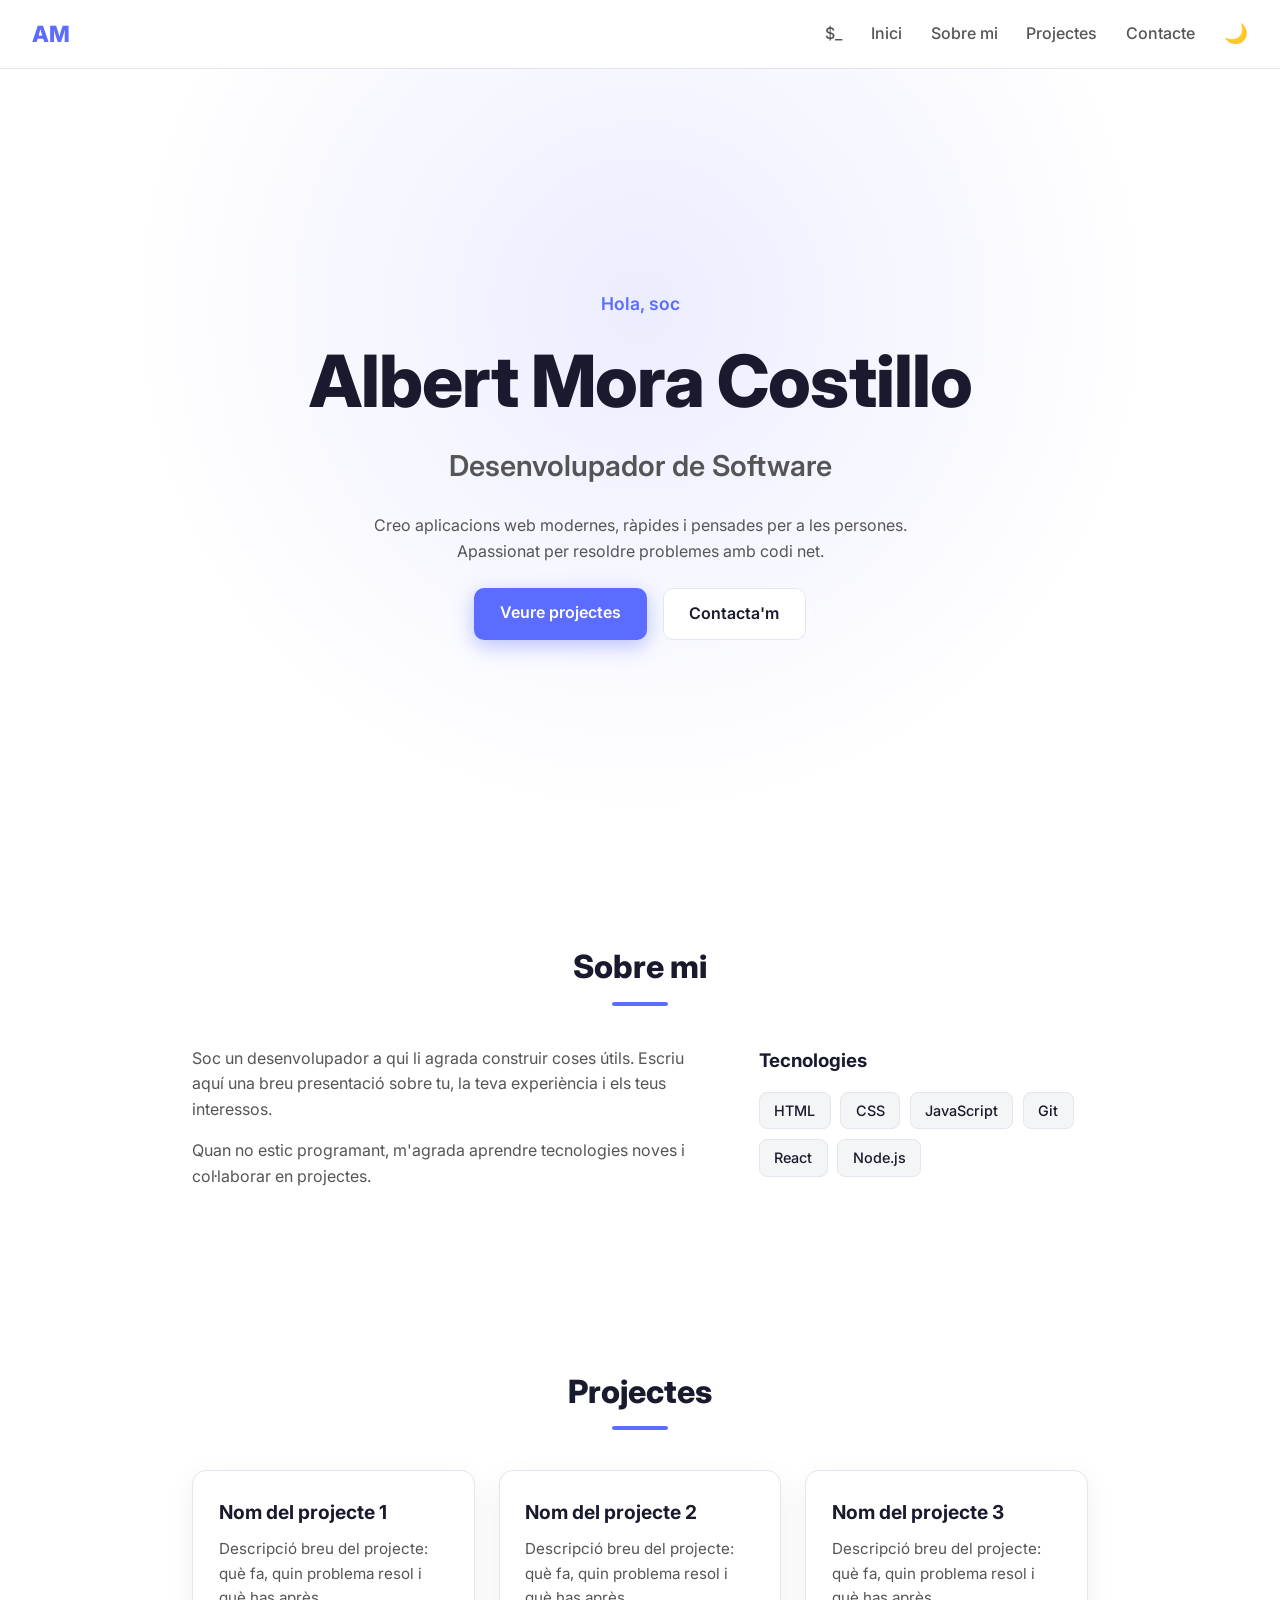
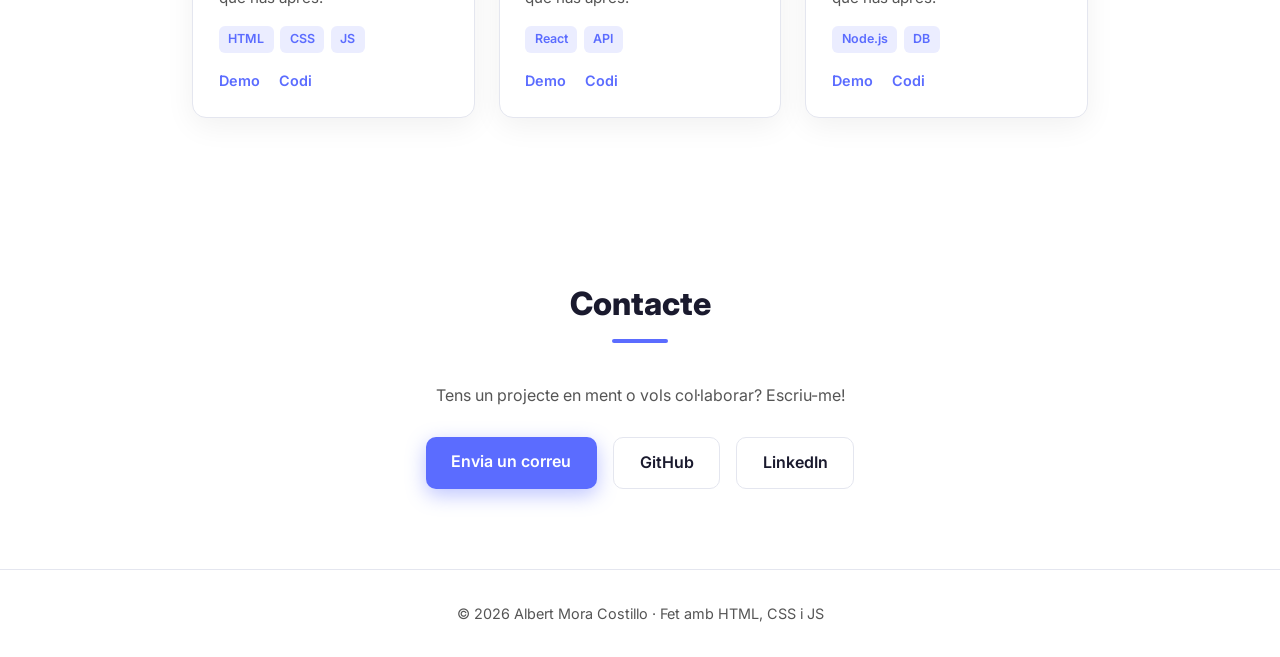
<file: gui.html>
<!DOCTYPE html>
<html lang="ca">
<head>
  <meta charset="UTF-8" />
  <meta name="viewport" content="width=device-width, initial-scale=1.0" />
  <title>Albert Mora · Portfolio</title>
  <meta name="description" content="Portfolio d'Albert Mora Costillo — desenvolupador de software." />
  <link rel="preconnect" href="https://fonts.googleapis.com" />
  <link rel="preconnect" href="https://fonts.gstatic.com" crossorigin />
  <link href="https://fonts.googleapis.com/css2?family=Inter:wght@400;500;600;700;800&display=swap" rel="stylesheet" />
  <link rel="stylesheet" href="styles.css" />
</head>
<body>
  <!-- ===== Navegació ===== -->
  <header class="nav">
    <a href="#inici" class="nav__logo">AM</a>
    <button class="nav__toggle" aria-label="Obrir menú" aria-expanded="false">
      <span></span><span></span><span></span>
    </button>
    <nav class="nav__menu">
      <a href="index.html" title="Mode terminal">$_</a>
      <a href="#inici">Inici</a>
      <a href="#sobre-mi">Sobre mi</a>
      <a href="#projectes">Projectes</a>
      <a href="#contacte">Contacte</a>
      <button class="theme-toggle" aria-label="Canviar tema">🌙</button>
    </nav>
  </header>

  <main>
    <!-- ===== Hero ===== -->
    <section id="inici" class="hero">
      <p class="hero__greeting">Hola, soc</p>
      <h1 class="hero__name">Albert Mora Costillo</h1>
      <h2 class="hero__role">Desenvolupador de Software</h2>
      <p class="hero__intro">
        Creo aplicacions web modernes, ràpides i pensades per a les persones.
        Apassionat per resoldre problemes amb codi net.
      </p>
      <div class="hero__actions">
        <a href="#projectes" class="btn btn--primary">Veure projectes</a>
        <a href="#contacte" class="btn btn--ghost">Contacta'm</a>
      </div>
    </section>

    <!-- ===== Sobre mi ===== -->
    <section id="sobre-mi" class="section">
      <h2 class="section__title">Sobre mi</h2>
      <div class="about">
        <div class="about__text">
          <p>
            Soc un desenvolupador a qui li agrada construir coses útils.
            <!-- Edita aquest text per explicar la teva trajectòria, què t'agrada i què busques. -->
            Escriu aquí una breu presentació sobre tu, la teva experiència i els teus interessos.
          </p>
          <p>
            Quan no estic programant, m'agrada aprendre tecnologies noves i col·laborar en projectes.
          </p>
        </div>
        <div class="about__skills">
          <h3>Tecnologies</h3>
          <ul class="skills">
            <li>HTML</li>
            <li>CSS</li>
            <li>JavaScript</li>
            <li>Git</li>
            <li>React</li>
            <li>Node.js</li>
          </ul>
        </div>
      </div>
    </section>

    <!-- ===== Projectes ===== -->
    <section id="projectes" class="section">
      <h2 class="section__title">Projectes</h2>
      <div class="projects">
        <article class="card">
          <h3 class="card__title">Nom del projecte 1</h3>
          <p class="card__desc">
            Descripció breu del projecte: què fa, quin problema resol i què has après.
          </p>
          <ul class="card__tags">
            <li>HTML</li><li>CSS</li><li>JS</li>
          </ul>
          <div class="card__links">
            <a href="#" target="_blank" rel="noopener">Demo</a>
            <a href="#" target="_blank" rel="noopener">Codi</a>
          </div>
        </article>

        <article class="card">
          <h3 class="card__title">Nom del projecte 2</h3>
          <p class="card__desc">
            Descripció breu del projecte: què fa, quin problema resol i què has après.
          </p>
          <ul class="card__tags">
            <li>React</li><li>API</li>
          </ul>
          <div class="card__links">
            <a href="#" target="_blank" rel="noopener">Demo</a>
            <a href="#" target="_blank" rel="noopener">Codi</a>
          </div>
        </article>

        <article class="card">
          <h3 class="card__title">Nom del projecte 3</h3>
          <p class="card__desc">
            Descripció breu del projecte: què fa, quin problema resol i què has après.
          </p>
          <ul class="card__tags">
            <li>Node.js</li><li>DB</li>
          </ul>
          <div class="card__links">
            <a href="#" target="_blank" rel="noopener">Demo</a>
            <a href="#" target="_blank" rel="noopener">Codi</a>
          </div>
        </article>
      </div>
    </section>

    <!-- ===== Contacte ===== -->
    <section id="contacte" class="section section--contact">
      <h2 class="section__title">Contacte</h2>
      <p>Tens un projecte en ment o vols col·laborar? Escriu-me!</p>
      <div class="contact__links">
        <a href="mailto:carlos@softdevarts.com" class="btn btn--primary">Envia un correu</a>
        <a href="https://github.com/albertm49" target="_blank" rel="noopener" class="btn btn--ghost">GitHub</a>
        <a href="#" target="_blank" rel="noopener" class="btn btn--ghost">LinkedIn</a>
      </div>
    </section>
  </main>

  <footer class="footer">
    <p>© <span id="year"></span> Albert Mora Costillo · Fet amb HTML, CSS i JS</p>
  </footer>

  <script src="script.js"></script>
</body>
</html>
</file>
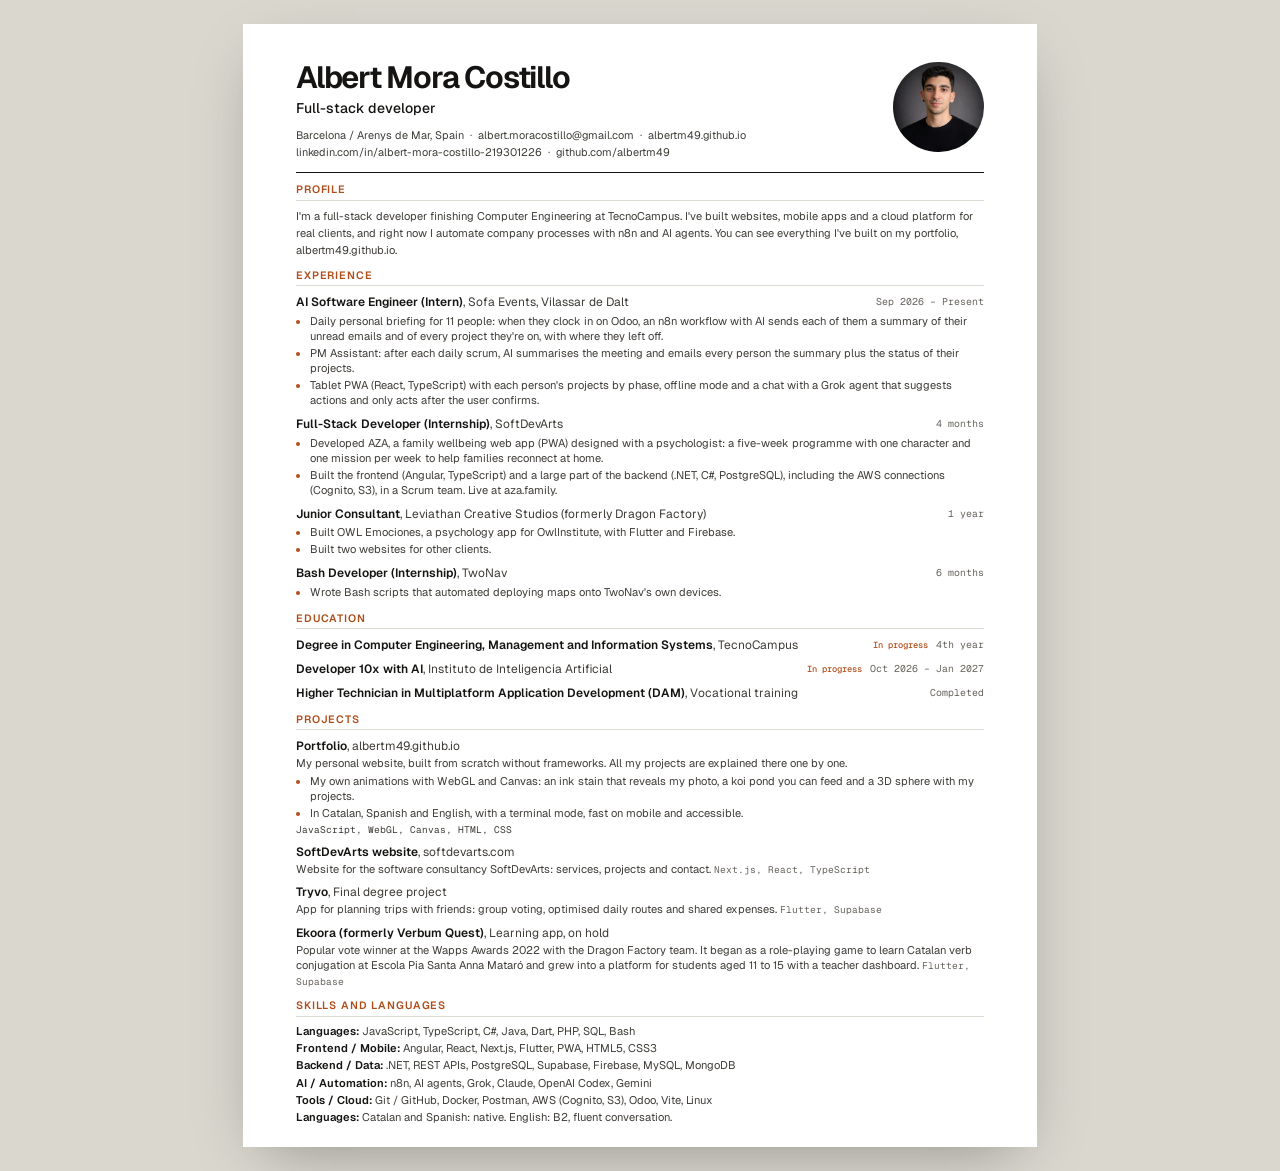
<file: cv/cv.html>
<!doctype html>
<html lang="en">
<head>
<meta charset="utf-8" />
<meta name="viewport" content="width=device-width, initial-scale=1" />
<title>Albert Mora Costillo · CV</title>
<!-- One A4 page per language: open cv.html?lang=ca|es|en, or run build.mjs to export the three PDFs -->
<link rel="preconnect" href="https://fonts.googleapis.com" />
<link rel="preconnect" href="https://fonts.gstatic.com" crossorigin />
<link href="https://fonts.googleapis.com/css2?family=Geist:wght@400;500;600;700&family=Geist+Mono:wght@400;500&display=swap" rel="stylesheet" />
<style>
  :root {
    --paper: #FFFFFF; --ink: #151412; --soft: #3F3C37; --mute: #67635C; --line: #DEDBD3; --accent: #B04E1B;
    --f: "Geist", Arial, Helvetica, sans-serif; --mono: "Geist Mono", ui-monospace, monospace;
  }
  @page { size: A4; margin: 0; }
  * { box-sizing: border-box; }
  html, body { margin: 0; background: #DAD7CF; }
  body { font: 400 8.35pt/1.37 var(--f); color: var(--ink); -webkit-print-color-adjust: exact; print-color-adjust: exact; }
  /* single column, read top to bottom: what ATS parsers expect */
  .page { width: 210mm; height: 297mm; margin: 0 auto; background: var(--paper); padding: 10mm 14mm 6mm; display: flex; flex-direction: column; gap: 3mm; overflow: hidden; }
  @media screen { .page { margin: 24px auto; box-shadow: 0 20px 60px -20px rgba(0,0,0,.35); } }
  @media print { html, body { background: var(--paper); } }
  a { color: inherit; text-decoration: none; }

  header { display: flex; justify-content: space-between; align-items: flex-start; gap: 8mm; padding-bottom: 3mm; border-bottom: 1.5px solid var(--ink); }
  header h1 { font: 650 23pt/1 var(--f); letter-spacing: -0.04em; margin: 0; }
  header .role { font-size: 10.5pt; font-weight: 500; margin: 1.6mm 0 0; }
  header .contact { margin: 2.4mm 0 0; color: var(--soft); font-size: 8.2pt; line-height: 1.55; }
  header .contact span + span::before { content: "·"; margin: 0 1.6mm; color: var(--mute); }
  .photo { width: 24mm; height: 24mm; border-radius: 50%; object-fit: cover; flex: none; }

  h2 { font: 600 8pt/1 var(--f); letter-spacing: .08em; text-transform: uppercase; color: var(--accent); margin: 0 0 2mm; padding-bottom: 1.3mm; border-bottom: 1px solid var(--line); }
  .summary { margin: 0; color: var(--soft); line-height: 1.5; }

  .item { margin-bottom: 2mm; break-inside: avoid; }
  .item:last-child { margin-bottom: 0; }
  .item .head { display: flex; justify-content: space-between; gap: 4mm; }
  .item h3 { font-size: 9pt; font-weight: 600; margin: 0; }
  .item h3 em { font-style: normal; font-weight: 400; color: var(--soft); }
  .item time { font: 400 7.4pt/1.7 var(--mono); color: var(--mute); white-space: nowrap; }
  .item p { margin: .4mm 0 0; color: var(--soft); }
  .item ul { margin: .8mm 0 0; padding-left: 3.6mm; color: var(--soft); }
  .item li { margin-bottom: .4mm; }
  .item li::marker { color: var(--accent); }
  .now { font: 500 6.6pt/1 var(--mono); color: var(--accent); margin-right: 2mm; }

  .skills { margin: 0; padding: 0; list-style: none; display: grid; gap: .5mm; }
  .skills b { font-weight: 600; }
  .skills li { color: var(--soft); }
  .skills li b { color: var(--ink); }
  .tags { font: 400 7.2pt/1.4 var(--mono); color: var(--mute); }
</style>
</head>
<body>
<div class="page">
  <header>
    <div>
      <h1>Albert Mora Costillo</h1>
      <p class="role" data-k="role"></p>
      <p class="contact">
        <span data-k="based"></span><span><a href="mailto:albert.moracostillo@gmail.com">albert.moracostillo@gmail.com</a></span><span><a href="https://albertm49.github.io">albertm49.github.io</a></span><br />
        <span><a href="https://linkedin.com/in/albert-mora-costillo-219301226">linkedin.com/in/albert-mora-costillo-219301226</a></span><span><a href="https://github.com/albertm49">github.com/albertm49</a></span>
      </p>
    </div>
    <img class="photo" src="photo.jpg" alt="Albert Mora Costillo" />
  </header>
  <section><h2 data-k="summaryT"></h2><p class="summary" data-k="profile"></p></section>
  <section><h2 data-k="experience"></h2><div id="jobs"></div></section>
  <section><h2 data-k="education"></h2><div id="edu"></div></section>
  <section><h2 data-k="projects"></h2><div id="proj"></div></section>
  <section><h2 data-k="skills"></h2><ul class="skills" id="stack"></ul></section>
</div>

<script>
const STACK = {
  langs: "JavaScript, TypeScript, C#, Java, Dart, PHP, SQL, Bash",
  front: "Angular, React, Next.js, Flutter, PWA, HTML5, CSS3",
  back: ".NET, REST APIs, PostgreSQL, Supabase, Firebase, MySQL, MongoDB",
  ai: "n8n, AI agents, Grok, Claude, OpenAI Codex, Gemini",
  tools: "Git / GitHub, Docker, Postman, AWS (Cognito, S3), Odoo, Vite, Linux",
};

const L = {
  en: {
    summaryT: "Profile", based: "Barcelona / Arenys de Mar, Spain", skills: "Skills and languages", education: "Education",
    experience: "Experience", projects: "Projects", now: "In progress", langsT: "Languages", langs: "Catalan and Spanish: native. English: B2, fluent conversation.",
    role: "Full-stack developer",
    profile: "I'm a full-stack developer finishing Computer Engineering at TecnoCampus. I've built websites, mobile apps and a cloud platform for real clients, and right now I automate company processes with n8n and AI agents. You can see everything I've built on my portfolio, albertm49.github.io.",
    stackL: { langs: "Languages", front: "Frontend / Mobile", back: "Backend / Data", ai: "AI / Automation", tools: "Tools / Cloud" },
    edu: [
      { t: "Degree in Computer Engineering, Management and Information Systems", s: "TecnoCampus", d: "4th year", now: true },
      { t: "Developer 10x with AI", s: "Instituto de Inteligencia Artificial", d: "Oct 2026 – Jan 2027", now: true },
      { t: "Higher Technician in Multiplatform Application Development (DAM)", s: "Vocational training", d: "Completed" },
    ],
    jobs: [
      { r: "AI Software Engineer (Intern)", c: "Sofa Events, Vilassar de Dalt", d: "Sep 2026 – Present", p: [
        "Daily personal briefing for 11 people: when they clock in on Odoo, an n8n workflow with AI sends each of them a summary of their unread emails and of every project they're on, with where they left off.",
        "PM Assistant: after each daily scrum, AI summarises the meeting and emails every person the summary plus the status of their projects.",
        "Tablet PWA (React, TypeScript) with each person's projects by phase, offline mode and a chat with a Grok agent that suggests actions and only acts after the user confirms." ] },
      { r: "Full-Stack Developer (Internship)", c: "SoftDevArts", d: "4 months", p: [
        "Developed AZA, a family wellbeing web app (PWA) designed with a psychologist: a five-week programme with one character and one mission per week to help families reconnect at home.",
        "Built the frontend (Angular, TypeScript) and a large part of the backend (.NET, C#, PostgreSQL), including the AWS connections (Cognito, S3), in a Scrum team. Live at aza.family." ] },
      { r: "Junior Consultant", c: "Leviathan Creative Studios (formerly Dragon Factory)", d: "1 year", p: [
        "Built OWL Emociones, a psychology app for OwlInstitute, with Flutter and Firebase.",
        "Built two websites for other clients." ] },
      { r: "Bash Developer (Internship)", c: "TwoNav", d: "6 months", p: [
        "Wrote Bash scripts that automated deploying maps onto TwoNav's own devices." ] },
    ],
    proj: [
      { n: "Portfolio", k: "albertm49.github.io", d: "My personal website, built from scratch without frameworks. All my projects are explained there one by one.", p: [
        "My own animations with WebGL and Canvas: an ink stain that reveals my photo, a koi pond you can feed and a 3D sphere with my projects.",
        "In Catalan, Spanish and English, with a terminal mode, fast on mobile and accessible." ], t: "JavaScript, WebGL, Canvas, HTML, CSS" },
      { n: "SoftDevArts website", k: "softdevarts.com", d: "Website for the software consultancy SoftDevArts: services, projects and contact.", t: "Next.js, React, TypeScript" },
      { n: "Tryvo", k: "Final degree project", d: "App for planning trips with friends: group voting, optimised daily routes and shared expenses.", t: "Flutter, Supabase" },
      { n: "Ekoora (formerly Verbum Quest)", k: "Learning app, on hold", d: "Popular vote winner at the Wapps Awards 2022 with the Dragon Factory team. It began as a role-playing game to learn Catalan verb conjugation at Escola Pia Santa Anna Mataró and grew into a platform for students aged 11 to 15 with a teacher dashboard.", t: "Flutter, Supabase" },
    ],
  },
  es: {
    summaryT: "Perfil", based: "Barcelona / Arenys de Mar", skills: "Conocimientos e idiomas", education: "Formación",
    experience: "Experiencia", projects: "Proyectos", now: "En curso", langsT: "Idiomas", langs: "Catalán y castellano: nativo. Inglés: B2, conversación fluida.",
    role: "Desarrollador full-stack",
    profile: "Soy desarrollador full-stack y estoy terminando Ingeniería Informática en TecnoCampus. He hecho webs, apps móviles y una plataforma en la nube para clientes reales, y ahora automatizo procesos de empresa con n8n y agentes de IA. Todo lo que he hecho está en mi portfolio, albertm49.github.io.",
    stackL: { langs: "Lenguajes", front: "Frontend / Móvil", back: "Backend / Datos", ai: "IA / Automatización", tools: "Herramientas / Cloud" },
    edu: [
      { t: "Grado en Ingeniería Informática de Gestión y Sistemas de Información", s: "TecnoCampus", d: "4º curso", now: true },
      { t: "Desarrollador 10x con IA", s: "Instituto de Inteligencia Artificial", d: "oct. 2026 – ene. 2027", now: true },
      { t: "Técnico Superior en Desarrollo de Aplicaciones Multiplataforma (DAM)", s: "Ciclo formativo de grado superior", d: "Completado" },
    ],
    jobs: [
      { r: "AI Software Engineer (prácticas)", c: "Sofa Events, Vilassar de Dalt", d: "sept. 2026 – actualidad", p: [
        "Briefing personal diario para 11 personas: al fichar en Odoo, un flujo de n8n con IA envía a cada una un resumen de sus correos sin leer y de cada proyecto en el que participa, con el punto en el que se quedó.",
        "PM Assistant: tras cada daily scrum, la IA resume la reunión y envía a cada persona un correo con el resumen y el estado de sus proyectos.",
        "PWA para tablets (React, TypeScript) con los proyectos de cada persona por fase, modo offline y un chat con un agente de Grok que propone acciones y solo actúa con confirmación del usuario." ] },
      { r: "Desarrollador Full-Stack (prácticas)", c: "SoftDevArts", d: "4 meses", p: [
        "Desarrollé AZA, una web app (PWA) de bienestar familiar diseñada con una psicóloga: un programa de cinco semanas con un personaje y una misión por semana para que las familias reconecten en casa.",
        "Hice el frontend (Angular, TypeScript) y buena parte del backend (.NET, C#, PostgreSQL), incluidas las conexiones con AWS (Cognito, S3), en un equipo Scrum. En producción en aza.family." ] },
      { r: "Consultor Junior", c: "Leviathan Creative Studios (antes Dragon Factory)", d: "1 año", p: [
        "Hice OWL Emociones, una app de psicología para OwlInstitute, con Flutter y Firebase.",
        "Hice dos webs para otros clientes." ] },
      { r: "Desarrollador Bash (prácticas)", c: "TwoNav", d: "6 meses", p: [
        "Hacía scripts en Bash que automatizaban el despliegue de mapas en los dispositivos propios de TwoNav." ] },
    ],
    proj: [
      { n: "Portfolio", k: "albertm49.github.io", d: "Mi web personal, hecha desde cero sin frameworks. Ahí están todos mis proyectos explicados uno a uno.", p: [
        "Animaciones propias con WebGL y Canvas: una mancha de tinta que revela mi foto, un estanque de carpas al que puedes dar de comer y una esfera 3D con mis proyectos.",
        "En catalán, castellano e inglés, con modo terminal, rápida en el móvil y accesible." ], t: "JavaScript, WebGL, Canvas, HTML, CSS" },
      { n: "Web de SoftDevArts", k: "softdevarts.com", d: "Web de la consultora de software SoftDevArts: servicios, proyectos y contacto.", t: "Next.js, React, TypeScript" },
      { n: "Tryvo", k: "Trabajo de Fin de Grado", d: "App para organizar viajes con amigos: votaciones en grupo, rutas optimizadas por día y gastos compartidos.", t: "Flutter, Supabase" },
      { n: "Ekoora (antes Verbum Quest)", k: "App educativa, en pausa", d: "Ganador del voto popular en los Premios Wapps 2022 con el equipo Dragon Factory. Empezó como un juego de rol para aprender a conjugar verbos en catalán en la Escola Pia Santa Anna de Mataró y creció hasta ser una plataforma para alumnos de 11 a 15 años con panel para profesores.", t: "Flutter, Supabase" },
    ],
  },
  ca: {
    summaryT: "Perfil", based: "Barcelona / Arenys de Mar", skills: "Coneixements i idiomes", education: "Formació",
    experience: "Experiència", projects: "Projectes", now: "En curs", langsT: "Idiomes", langs: "Català i castellà: natiu. Anglès: B2, conversa fluida.",
    role: "Desenvolupador full-stack",
    profile: "Sóc desenvolupador full-stack i estic acabant Enginyeria Informàtica al TecnoCampus. He fet webs, apps mòbils i una plataforma al núvol per a clients reals, i ara automatitzo processos d'empresa amb n8n i agents d'IA. Tot el que he fet és al meu portfolio, albertm49.github.io.",
    stackL: { langs: "Llenguatges", front: "Frontend / Mòbil", back: "Backend / Dades", ai: "IA / Automatització", tools: "Eines / Cloud" },
    edu: [
      { t: "Grau en Enginyeria Informàtica de Gestió i Sistemes d'Informació", s: "TecnoCampus", d: "4t curs", now: true },
      { t: "Desenvolupador 10x amb IA", s: "Instituto de Inteligencia Artificial", d: "oct. 2026 – gen. 2027", now: true },
      { t: "Tècnic Superior en Desenvolupament d'Aplicacions Multiplataforma (DAM)", s: "Cicle formatiu de grau superior", d: "Completat" },
    ],
    jobs: [
      { r: "AI Software Engineer (pràctiques)", c: "Sofa Events, Vilassar de Dalt", d: "set. 2026 – actualitat", p: [
        "Briefing personal diari per a 11 persones: quan fitxen a Odoo, un flux d'n8n amb IA envia a cadascuna un resum dels correus sense llegir i de cada projecte on participa, amb el punt on es va quedar.",
        "PM Assistant: després de cada daily scrum, la IA resumeix la reunió i envia a cada persona un correu amb el resum i l'estat dels seus projectes.",
        "PWA per a tauletes (React, TypeScript) amb els projectes de cada persona per fase, mode offline i un xat amb un agent de Grok que proposa accions i només actua amb confirmació de l'usuari." ] },
      { r: "Desenvolupador Full-Stack (pràctiques)", c: "SoftDevArts", d: "4 mesos", p: [
        "Vaig desenvolupar AZA, una web app (PWA) de benestar familiar dissenyada amb una psicòloga: un programa de cinc setmanes amb un personatge i una missió per setmana perquè les famílies reconnectin a casa.",
        "Vaig fer el frontend (Angular, TypeScript) i bona part del backend (.NET, C#, PostgreSQL), incloses les connexions amb AWS (Cognito, S3), en un equip Scrum. En producció a aza.family." ] },
      { r: "Consultor Júnior", c: "Leviathan Creative Studios (abans Dragon Factory)", d: "1 any", p: [
        "Vaig fer OWL Emocions, una app de psicologia per a OwlInstitute, amb Flutter i Firebase.",
        "Vaig fer dues webs per a altres clients." ] },
      { r: "Desenvolupador Bash (pràctiques)", c: "TwoNav", d: "6 mesos", p: [
        "Feia scripts en Bash que automatitzaven el desplegament de mapes als dispositius propis de TwoNav." ] },
    ],
    proj: [
      { n: "Portfolio", k: "albertm49.github.io", d: "La meva web personal, feta des de zero sense frameworks. Hi ha tots els meus projectes explicats un per un.", p: [
        "Animacions pròpies amb WebGL i Canvas: una taca de tinta que revela la meva foto, un estany de carpes on pots donar menjar i una esfera 3D amb els meus projectes.",
        "En català, castellà i anglès, amb mode terminal, ràpida al mòbil i accessible." ], t: "JavaScript, WebGL, Canvas, HTML, CSS" },
      { n: "Web de SoftDevArts", k: "softdevarts.com", d: "Web de la consultora de software SoftDevArts: serveis, projectes i contacte.", t: "Next.js, React, TypeScript" },
      { n: "Tryvo", k: "Treball de Fi de Grau", d: "App per organitzar viatges amb amics: votacions en grup, rutes optimitzades per dia i despeses compartides.", t: "Flutter, Supabase" },
      { n: "Ekoora (abans Verbum Quest)", k: "App educativa, en pausa", d: "Guanyador del vot popular als Premis Wapps 2022 amb l'equip Dragon Factory. Va començar com un joc de rol per aprendre a conjugar verbs en català a l'Escola Pia Santa Anna de Mataró i ha crescut fins a ser una plataforma per a alumnes d'11 a 15 anys amb panell per a professors.", t: "Flutter, Supabase" },
    ],
  },
};

const esc = (s) => String(s).replace(/[&<>"]/g, (c) => ({ "&": "&amp;", "<": "&lt;", ">": "&gt;", '"': "&quot;" }[c]));
const lang = (new URLSearchParams(location.search).get("lang") || "en").toLowerCase();
const T = L[lang] || L.en;
document.documentElement.lang = lang;
document.querySelectorAll("[data-k]").forEach((el) => { el.textContent = T[el.dataset.k]; });
const item = (title, sub, date, inner, badge = "") =>
  `<article class="item"><div class="head"><h3>${title}${sub ? `<em>, ${esc(sub)}</em>` : ""}</h3><time>${badge}${esc(date)}</time></div>${inner}</article>`;
document.getElementById("edu").innerHTML = T.edu.map((e) =>
  item(esc(e.t), e.s, e.d, "", e.now ? `<span class="now">${esc(T.now)}</span>` : "")).join("");
document.getElementById("jobs").innerHTML = T.jobs.map((j) =>
  item(esc(j.r), j.c, j.d, `<ul>${j.p.map((x) => `<li>${esc(x)}</li>`).join("")}</ul>`)).join("");
document.getElementById("stack").innerHTML = Object.keys(STACK).map((k) => `<li><b>${esc(T.stackL[k])}:</b> ${esc(STACK[k])}</li>`).join("") +
  `<li><b>${esc(T.langsT)}:</b> ${esc(T.langs)}</li>`;
document.getElementById("proj").innerHTML = T.proj.map((p) =>
  item(esc(p.n), p.k, "", `<p>${esc(p.d)}${p.p ? "" : ` <span class="tags">${esc(p.t)}</span>`}</p>` +
    (p.p ? `<ul>${p.p.map((x) => `<li>${esc(x)}</li>`).join("")}</ul><p class="tags">${esc(p.t)}</p>` : ""))).join("");
</script>
</body>
</html>
</file>
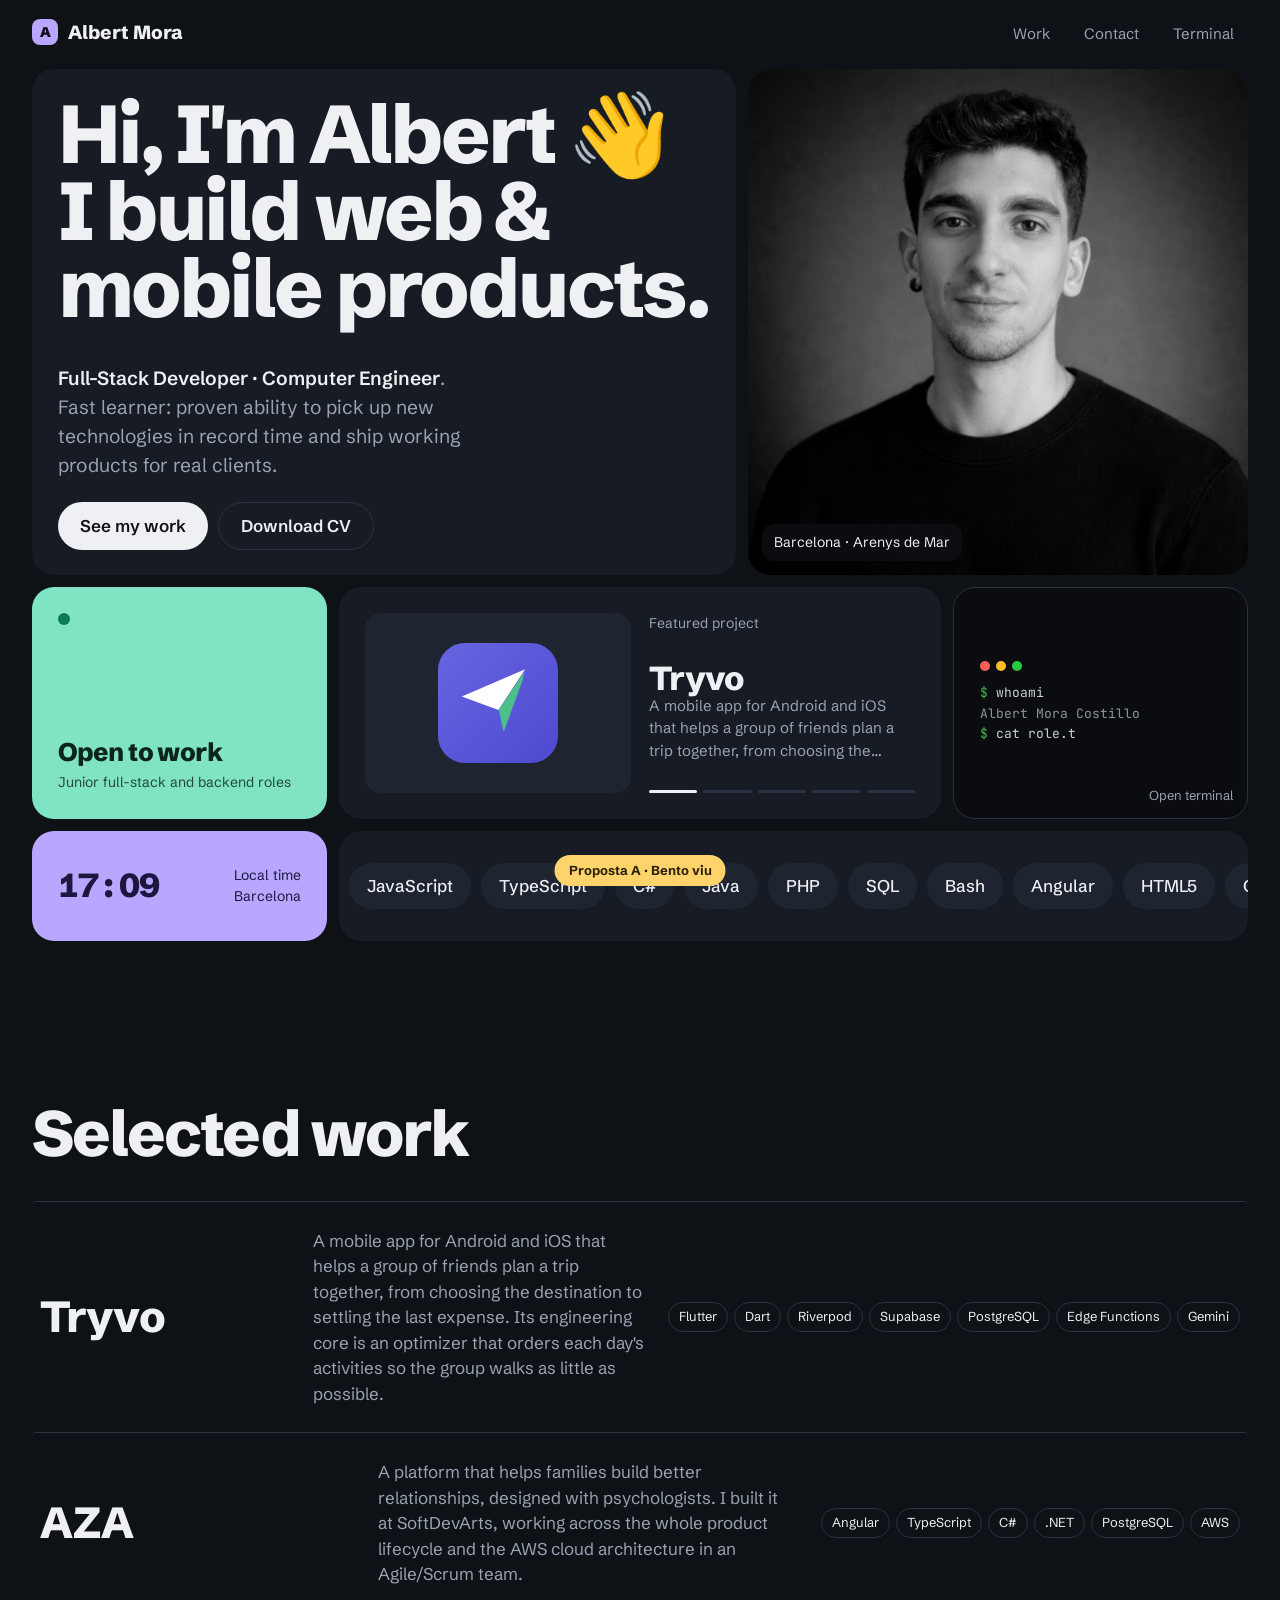
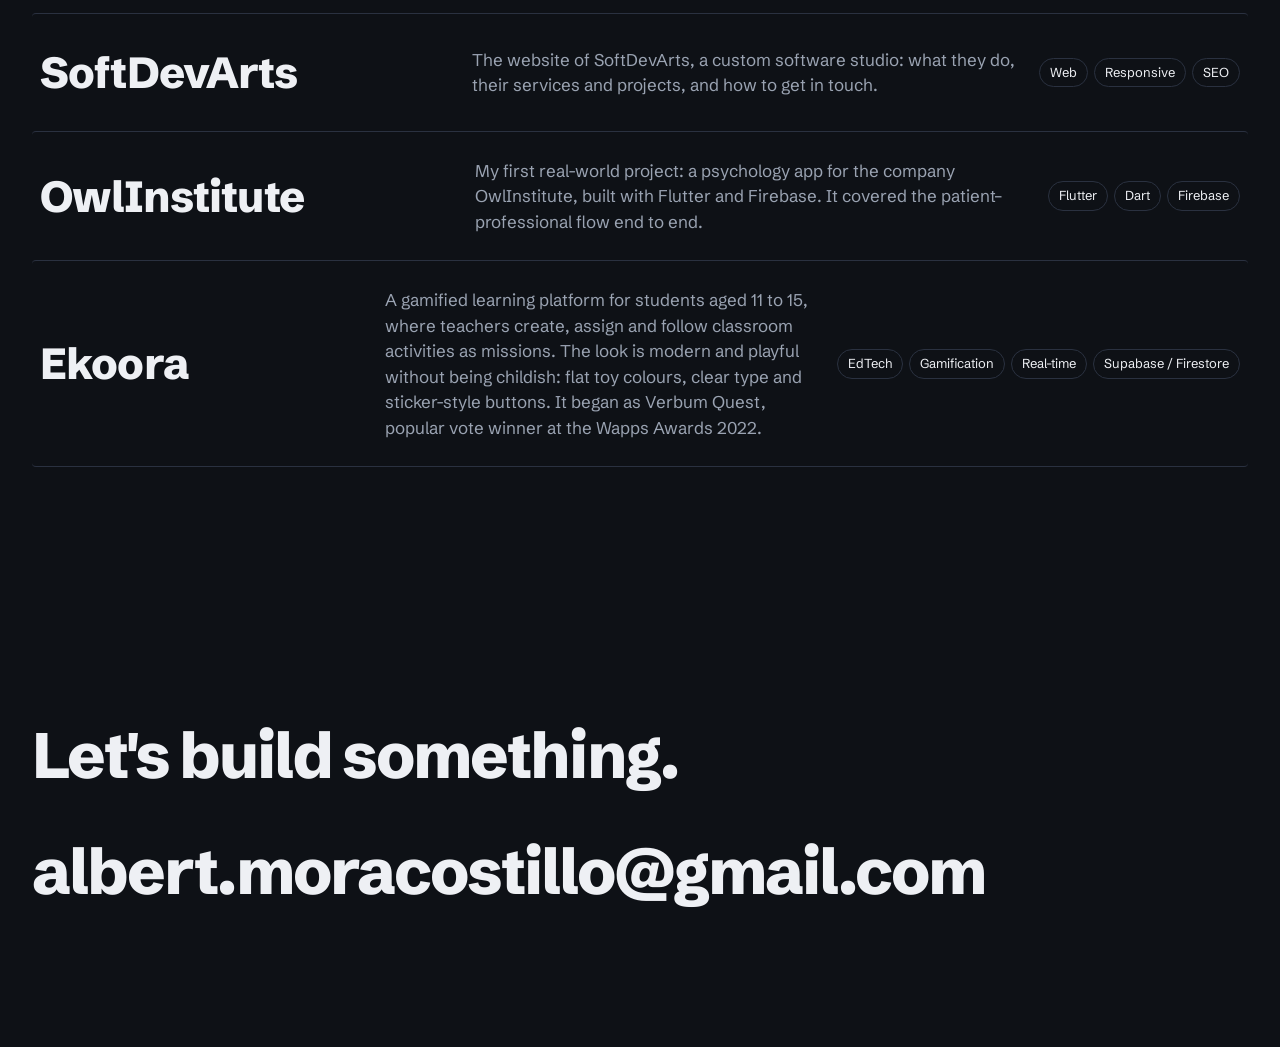
<file: proposals/a-bento.html>
<!DOCTYPE html>
<html lang="en">
<head>
<meta charset="UTF-8" />
<meta name="viewport" content="width=device-width, initial-scale=1" />
<title>Proposta A · Bento viu</title>
<link rel="preconnect" href="https://fonts.googleapis.com" />
<link rel="preconnect" href="https://fonts.gstatic.com" crossorigin />
<link href="https://fonts.googleapis.com/css2?family=Schibsted+Grotesk:ital,wght@0,400..900;1,400..900&family=JetBrains+Mono:wght@400;600&display=swap" rel="stylesheet" />
<style>
  :root {
    --bg: #0E1116; --tile: #171B23; --tile-2: #1E2430; --line: #2A3140;
    --text: #EEF0F4; --dim: #9AA3B2;
    --lilac: #B9A7FF; --coral: #FF8B6B; --mint: #7FE3C4; --sun: #FFD36B;
    --f: "Schibsted Grotesk", system-ui, sans-serif; --mono: "JetBrains Mono", ui-monospace, monospace;
    --ease: cubic-bezier(.2,.8,.2,1);
  }
  * { box-sizing: border-box; margin: 0; padding: 0; }
  body { background: var(--bg); color: var(--text); font: 400 17px/1.5 var(--f); -webkit-font-smoothing: antialiased; }
  a { color: inherit; } ul { list-style: none; }
  :focus-visible { outline: 2px solid var(--sun); outline-offset: 3px; border-radius: 6px; }

  .nav { display: flex; justify-content: space-between; align-items: center; padding: 18px clamp(16px, 3vw, 32px); }
  .brand { font-weight: 800; font-size: 19px; text-decoration: none; display: flex; align-items: center; gap: 10px; }
  .brand i { width: 26px; height: 26px; border-radius: 8px; background: var(--lilac); display: grid; place-items: center; color: var(--bg); font-style: normal; font-weight: 900; font-size: 14px; }
  .nav ul { display: flex; gap: 6px; }
  .nav ul a { text-decoration: none; padding: 8px 14px; border-radius: 999px; font-size: 15px; color: var(--dim); transition: background-color .25s, color .25s; }
  .nav ul a:hover { background: var(--tile-2); color: var(--text); }

  /* ---------- bento ---------- */
  .bento {
    display: grid; gap: 12px; padding: 4px clamp(16px, 3vw, 32px) 32px;
    grid-template-columns: repeat(12, 1fr); grid-auto-rows: minmax(110px, auto);
    min-height: calc(100svh - 70px);
  }
  .tile {
    position: relative; overflow: hidden; border-radius: 22px; background: var(--tile);
    padding: clamp(18px, 2vw, 28px); isolation: isolate;
    opacity: 0; transform: translateY(18px) scale(.985);
    animation: in .9s var(--ease) forwards; animation-delay: calc(var(--i) * 70ms + 100ms);
  }
  @keyframes in { to { opacity: 1; transform: none; } }
  /* spotlight that follows the cursor */
  .tile::before {
    content: ""; position: absolute; inset: 0; z-index: -1; opacity: 0; transition: opacity .4s;
    background: radial-gradient(360px circle at var(--mx, 50%) var(--my, 50%), rgba(255,255,255,.07), transparent 60%);
  }
  .tile:hover::before { opacity: 1; }

  .t-hello { grid-column: span 7; grid-row: span 3; display: flex; flex-direction: column; justify-content: space-between; gap: 28px; }
  .t-hello h1 { font-size: clamp(44px, 6.4vw, 104px); line-height: .94; letter-spacing: -.035em; font-weight: 800; }
  .t-hello h1 .wave { display: inline-block; transform-origin: 70% 80%; animation: wave 2.4s 1.2s ease-in-out 2; }
  @keyframes wave { 0%,60%,100% { transform: rotate(0); } 10%,30% { transform: rotate(14deg); } 20%,40% { transform: rotate(-8deg); } }
  .t-hello p { font-size: clamp(18px, 1.5vw, 22px); color: var(--dim); max-width: 34ch; }
  .t-hello p b { color: var(--text); font-weight: 600; }
  .cta { display: flex; gap: 10px; flex-wrap: wrap; }
  .btn { display: inline-flex; align-items: center; gap: 8px; min-height: 48px; padding: 0 22px; border-radius: 999px; text-decoration: none; font-weight: 600; transition: transform .3s var(--ease), background-color .25s; }
  .btn:hover { transform: translateY(-2px); }
  .btn--main { background: var(--text); color: var(--bg); }
  .btn--ghost { border: 1.5px solid var(--line); }
  .btn--ghost:hover { background: var(--tile-2); }

  .t-photo { grid-column: span 5; grid-row: span 3; padding: 0; background: #22262E; }
  .t-photo img { width: 100%; height: 100%; object-fit: cover; object-position: 50% 25%; filter: grayscale(1) contrast(1.05); transition: filter .8s var(--ease), transform 1.2s var(--ease); }
  .t-photo:hover img { filter: none; transform: scale(1.04); }
  .t-photo figcaption { position: absolute; left: 14px; bottom: 14px; background: rgba(14,17,22,.75); backdrop-filter: blur(8px); padding: 8px 12px; border-radius: 12px; font-size: 14px; }

  .t-status { grid-column: span 3; grid-row: span 2; background: var(--mint); color: #0B241C; display: flex; flex-direction: column; justify-content: space-between; }
  .dot { width: 12px; height: 12px; border-radius: 50%; background: #0B7A55; }
  @keyframes pulse { 70% { box-shadow: 0 0 0 12px rgba(11,122,85,0); } 100% { box-shadow: 0 0 0 0 rgba(11,122,85,0); } }
  .t-status strong { font-size: clamp(22px, 2vw, 30px); line-height: 1.05; letter-spacing: -.02em; font-weight: 800; }
  .t-status small { font-size: 14px; opacity: .8; }

  .t-work { grid-column: span 6; grid-row: span 2; display: grid; grid-template-columns: 1fr 1fr; gap: 18px; cursor: pointer; text-decoration: none; }
  .t-work__media { border-radius: 16px; display: grid; place-items: center; padding: 18px; transition: background-color .6s var(--ease); }
  .t-work__media img { max-height: 120px; width: auto; object-fit: contain; transition: transform .6s var(--ease), opacity .3s; }
  .t-work:hover .t-work__media img { transform: scale(1.08) rotate(-2deg); }
  .t-work__text { display: flex; flex-direction: column; justify-content: space-between; gap: 8px; }
  .t-work__label { font-size: 14px; color: var(--dim); }
  .t-work__name { font-size: clamp(26px, 2.6vw, 40px); font-weight: 800; letter-spacing: -.02em; line-height: 1; }
  .t-work__desc { font-size: 15px; color: var(--dim); display: -webkit-box; -webkit-line-clamp: 3; -webkit-box-orient: vertical; overflow: hidden; }
  .bars { display: flex; gap: 6px; }
  .bars span { flex: 1; height: 3px; border-radius: 3px; background: var(--line); overflow: hidden; }
  .bars span i { display: block; height: 100%; width: 0; background: var(--text); }
  .bars span.on i { animation: fill 4s linear forwards; }
  .bars span.done i { width: 100%; }
  @keyframes fill { to { width: 100%; } }
  .swap { animation: swap .6s var(--ease); }
  @keyframes swap { from { opacity: 0; transform: translateY(10px); } }

  .t-term { grid-column: span 3; grid-row: span 2; background: #0A0C10; border: 1px solid var(--line); font: 13px/1.6 var(--mono); color: #C9D1D9; cursor: pointer; text-align: left; }
  .t-term__bar { display: flex; gap: 6px; margin-bottom: 12px; }
  .t-term__bar i { width: 10px; height: 10px; border-radius: 50%; background: #FF5F57; } .t-term__bar i:nth-child(2) { background: #FEBC2E; } .t-term__bar i:nth-child(3) { background: #28C840; }
  .t-term .g { color: #3FB950; } .t-term .m { color: #8B949E; }
  .caret { display: inline-block; width: 7px; height: 14px; background: #C9D1D9; vertical-align: -2px; animation: blink 1s steps(1) infinite; }
  @keyframes blink { 50% { opacity: 0; } }
  .t-term__open { position: absolute; right: 14px; bottom: 12px; font-family: var(--f); font-size: 13px; color: var(--dim); }

  .t-clock { grid-column: span 3; grid-row: span 1; background: var(--lilac); color: #1D1640; display: flex; justify-content: space-between; align-items: center; }
  .t-clock b { font-size: clamp(28px, 2.6vw, 40px); font-weight: 800; font-variant-numeric: tabular-nums; letter-spacing: -.02em; }
  .t-clock span { font-size: 14px; text-align: right; }

  .t-stack { grid-column: span 9; grid-row: span 1; padding: 0; display: flex; align-items: center; }
  .marquee { display: flex; gap: 10px; width: max-content; animation: mq 40s linear infinite; padding: 0 10px; }
  .t-stack:hover .marquee { animation-play-state: paused; }
  @keyframes mq { to { transform: translateX(-50%); } }
  .chip { padding: 10px 18px; border-radius: 999px; background: var(--tile-2); white-space: nowrap; font-weight: 500; transition: background-color .25s, color .25s, transform .3s var(--ease); }
  .chip:nth-child(4n+1):hover { background: var(--coral); color: #2B0F06; }
  .chip:nth-child(4n+2):hover { background: var(--sun); color: #2B2106; }
  .chip:nth-child(4n+3):hover { background: var(--mint); color: #0B241C; }
  .chip:nth-child(4n):hover { background: var(--lilac); color: #1D1640; }
  .chip:hover { transform: translateY(-3px) rotate(-2deg); }

  /* ---------- below the fold ---------- */
  section { padding: clamp(64px, 10vw, 128px) clamp(16px, 3vw, 32px); }
  h2 { font-size: clamp(36px, 5vw, 72px); letter-spacing: -.03em; line-height: 1; font-weight: 800; margin-bottom: 36px; }
  .rows li a { display: grid; grid-template-columns: 1.2fr 1.6fr auto; gap: 24px; align-items: center; padding: 26px 8px; border-top: 1px solid var(--line); text-decoration: none; transition: padding .5s var(--ease), background-color .3s; border-radius: 4px; }
  .rows li:last-child a { border-bottom: 1px solid var(--line); }
  .rows li a:hover { padding-left: 24px; background: var(--tile); }
  .rows .n { font-size: clamp(28px, 3.4vw, 48px); font-weight: 800; letter-spacing: -.02em; }
  .rows .d { color: var(--dim); }
  .rows .tg { display: flex; gap: 6px; flex-wrap: wrap; justify-content: flex-end; }
  .rows .tg span { font-size: 13px; padding: 4px 10px; border: 1px solid var(--line); border-radius: 999px; }
  .peek { position: fixed; left: 0; top: 0; width: 260px; height: 180px; border-radius: 18px; pointer-events: none; z-index: 30; display: grid; place-items: center; opacity: 0; transform: translate(-50%, -50%) scale(.6) rotate(-6deg); transition: opacity .3s, transform .45s var(--ease); }
  .peek.on { opacity: 1; transform: translate(-50%, -50%) scale(1) rotate(-3deg); }
  .peek img { max-width: 70%; max-height: 60%; object-fit: contain; }

  .contact { text-align: left; }
  .contact a.mail { font-size: clamp(28px, 5vw, 72px); font-weight: 800; letter-spacing: -.03em; text-decoration: none; background: linear-gradient(var(--coral), var(--coral)) 0 100% / 0 4px no-repeat; transition: background-size .6s var(--ease); }
  .contact a.mail:hover { background-size: 100% 4px; }

  .tag-proposal { position: fixed; bottom: 14px; left: 50%; transform: translateX(-50%); background: var(--sun); color: #2B2106; padding: 6px 14px; border-radius: 999px; font-size: 13px; font-weight: 700; z-index: 40; }

  @media (max-width: 1000px) {
    .t-hello, .t-photo { grid-column: span 12; }
    .t-photo { grid-row: span 3; min-height: 360px; }
    .t-status, .t-clock, .t-term { grid-column: span 6; }
    .t-work, .t-stack { grid-column: span 12; }
    .nav ul { display: none; }
    .rows li a { grid-template-columns: 1fr; gap: 8px; } .rows .tg { justify-content: flex-start; }
  }
  @media (max-width: 560px) { .t-status, .t-clock, .t-term { grid-column: span 12; } .t-work { grid-template-columns: 1fr; } }
  @media (prefers-reduced-motion: reduce) { *, *::before { animation: none !important; transition: none !important; } .tile { opacity: 1; transform: none; } }
</style>
</head>
<body>
  <header class="nav">
    <a class="brand" href="#"><i>A</i>Albert Mora</a>
    <ul><li><a href="#work">Work</a></li><li><a href="#contact">Contact</a></li><li><a href="../index.html#terminal">Terminal</a></li></ul>
  </header>

  <main>
    <div class="bento">
      <div class="tile t-hello" style="--i:0">
        <h1>Hi, I'm Albert <span class="wave">👋</span><br />I build web &amp; mobile products.</h1>
        <div>
          <p id="role"></p>
          <div class="cta" style="margin-top:22px">
            <a class="btn btn--main" href="#work">See my work</a>
            <a class="btn btn--ghost" href="../assets/CvAlbertMoraEng.pdf" download>Download CV</a>
          </div>
        </div>
      </div>
      <figure class="tile t-photo" style="--i:1"><img src="../assets/AlbertImage.jpg" alt="Albert Mora" /><figcaption>Barcelona · Arenys de Mar</figcaption></figure>

      <div class="tile t-status" style="--i:2"><span class="dot"></span><div><strong>Open to work</strong><br /><small>Junior full-stack and backend roles</small></div></div>

      <a class="tile t-work" style="--i:3" id="feat" href="#work">
        <div class="t-work__media" id="featMedia"><img id="featLogo" src="../assets/Logo.png" alt="AZA logo" /></div>
        <div class="t-work__text">
          <span class="t-work__label">Featured project</span>
          <div id="featText"><div class="t-work__name" id="featName"></div><p class="t-work__desc" id="featDesc"></p></div>
          <div class="bars" id="bars"></div>
        </div>
      </a>

      <button class="tile t-term" style="--i:4" type="button" onclick="location.href='../index.html#terminal'">
        <div class="t-term__bar"><i></i><i></i><i></i></div>
        <div id="term"></div>
        <span class="t-term__open">Open terminal</span>
      </button>

      <div class="tile t-clock" style="--i:5"><b id="clock">--:--</b><span>Local time<br />Barcelona</span></div>
      <div class="tile t-stack" style="--i:6"><div class="marquee" id="mq"></div></div>
    </div>

    <section id="work">
      <h2>Selected work</h2>
      <ul class="rows" id="rows"></ul>
    </section>

    <section class="contact" id="contact">
      <h2>Let's build something.</h2>
      <a class="mail" href="mailto:albert.moracostillo@gmail.com">albert.moracostillo@gmail.com</a>
    </section>
  </main>
  <div class="peek" id="peek"><img id="peekImg" src="../assets/Logo.png" alt="" /></div>
  <span class="tag-proposal">Proposta A · Bento viu</span>

<script src="../i18n.js"></script>
<script>
  const D = window.DATA;
  const BG = { aza: "#FFD36B", softdev: "#1E2430", owl: "#FFE6D6", ekoora: "#7FE3C4" };
  const fix = (p) => "../" + p;
  document.getElementById("role").innerHTML = `<b>${D.role}</b>. ${D.about[1]}`;

  // featured project carousel with progress bars
  const bars = document.getElementById("bars");
  bars.innerHTML = D.projects.map(() => "<span><i></i></span>").join("");
  let k = 0;
  function show(i) {
    const p = D.projects[i];
    document.getElementById("featMedia").style.background = BG[p.id] || "#1E2430";
    const logo = document.getElementById("featLogo"); logo.src = fix(p.logo); logo.alt = p.name + " logo";
    document.getElementById("featName").textContent = p.name;
    document.getElementById("featDesc").textContent = p.desc;
    const t = document.getElementById("featText"); t.classList.remove("swap"); void t.offsetWidth; t.classList.add("swap");
    [...bars.children].forEach((b, j) => { b.className = j < i ? "done" : j === i ? "on" : ""; });
  }
  show(0);
  setInterval(() => { k = (k + 1) % D.projects.length; show(k); }, 4000);

  // tiny live terminal
  const lines = [["whoami", D.name], ["cat role.txt", D.role], ["ls projects/", D.projects.map((p) => p.name).join("  ")]];
  const term = document.getElementById("term");
  (async function type() {
    for (const [cmd, out] of lines) {
      const l = document.createElement("div"); l.innerHTML = '<span class="g">$</span> '; term.appendChild(l);
      for (const ch of cmd) { l.innerHTML += ch; await new Promise((r) => setTimeout(r, 70)); }
      await new Promise((r) => setTimeout(r, 300));
      const o = document.createElement("div"); o.className = "m"; o.textContent = out; term.appendChild(o);
    }
    const c = document.createElement("div"); c.innerHTML = '<span class="g">$</span> <span class="caret"></span>'; term.appendChild(c);
  })();

  // clock
  const fmt = new Intl.DateTimeFormat("en-GB", { hour: "2-digit", minute: "2-digit", timeZone: "Europe/Madrid" });
  const tick = () => (document.getElementById("clock").textContent = fmt.format(new Date())); tick(); setInterval(tick, 10000);

  // stack marquee
  const items = Object.values(D.stack).flat();
  document.getElementById("mq").innerHTML = [...items, ...items].map((s) => `<span class="chip">${s}</span>`).join("");

  // spotlight
  document.querySelectorAll(".tile").forEach((t) => t.addEventListener("pointermove", (e) => {
    const r = t.getBoundingClientRect(); t.style.setProperty("--mx", e.clientX - r.left + "px"); t.style.setProperty("--my", e.clientY - r.top + "px");
  }));

  // work rows with a floating logo peek
  document.getElementById("rows").innerHTML = D.projects.map((p) =>
    `<li><a href="${p.url || "#work"}" ${p.url ? 'target="_blank" rel="noopener"' : ""} data-id="${p.id}"><span class="n">${p.name}</span><span class="d">${p.desc}</span><span class="tg">${p.tags.map((t) => `<span>${t}</span>`).join("")}</span></a></li>`).join("");
  const peek = document.getElementById("peek"), peekImg = document.getElementById("peekImg");
  let px = 0, py = 0, tx = 0, ty = 0;
  document.querySelectorAll(".rows a").forEach((a) => {
    a.addEventListener("pointerenter", () => { const p = D.projects.find((q) => q.id === a.dataset.id); peekImg.src = fix(p.logo); peek.style.background = BG[p.id]; peek.classList.add("on"); });
    a.addEventListener("pointerleave", () => peek.classList.remove("on"));
  });
  addEventListener("pointermove", (e) => { tx = e.clientX + 150; ty = e.clientY; });
  (function loop() { px += (tx - px) * .15; py += (ty - py) * .15; peek.style.left = px + "px"; peek.style.top = py + "px"; requestAnimationFrame(loop); })();
</script>
</body>
</html>
</file>
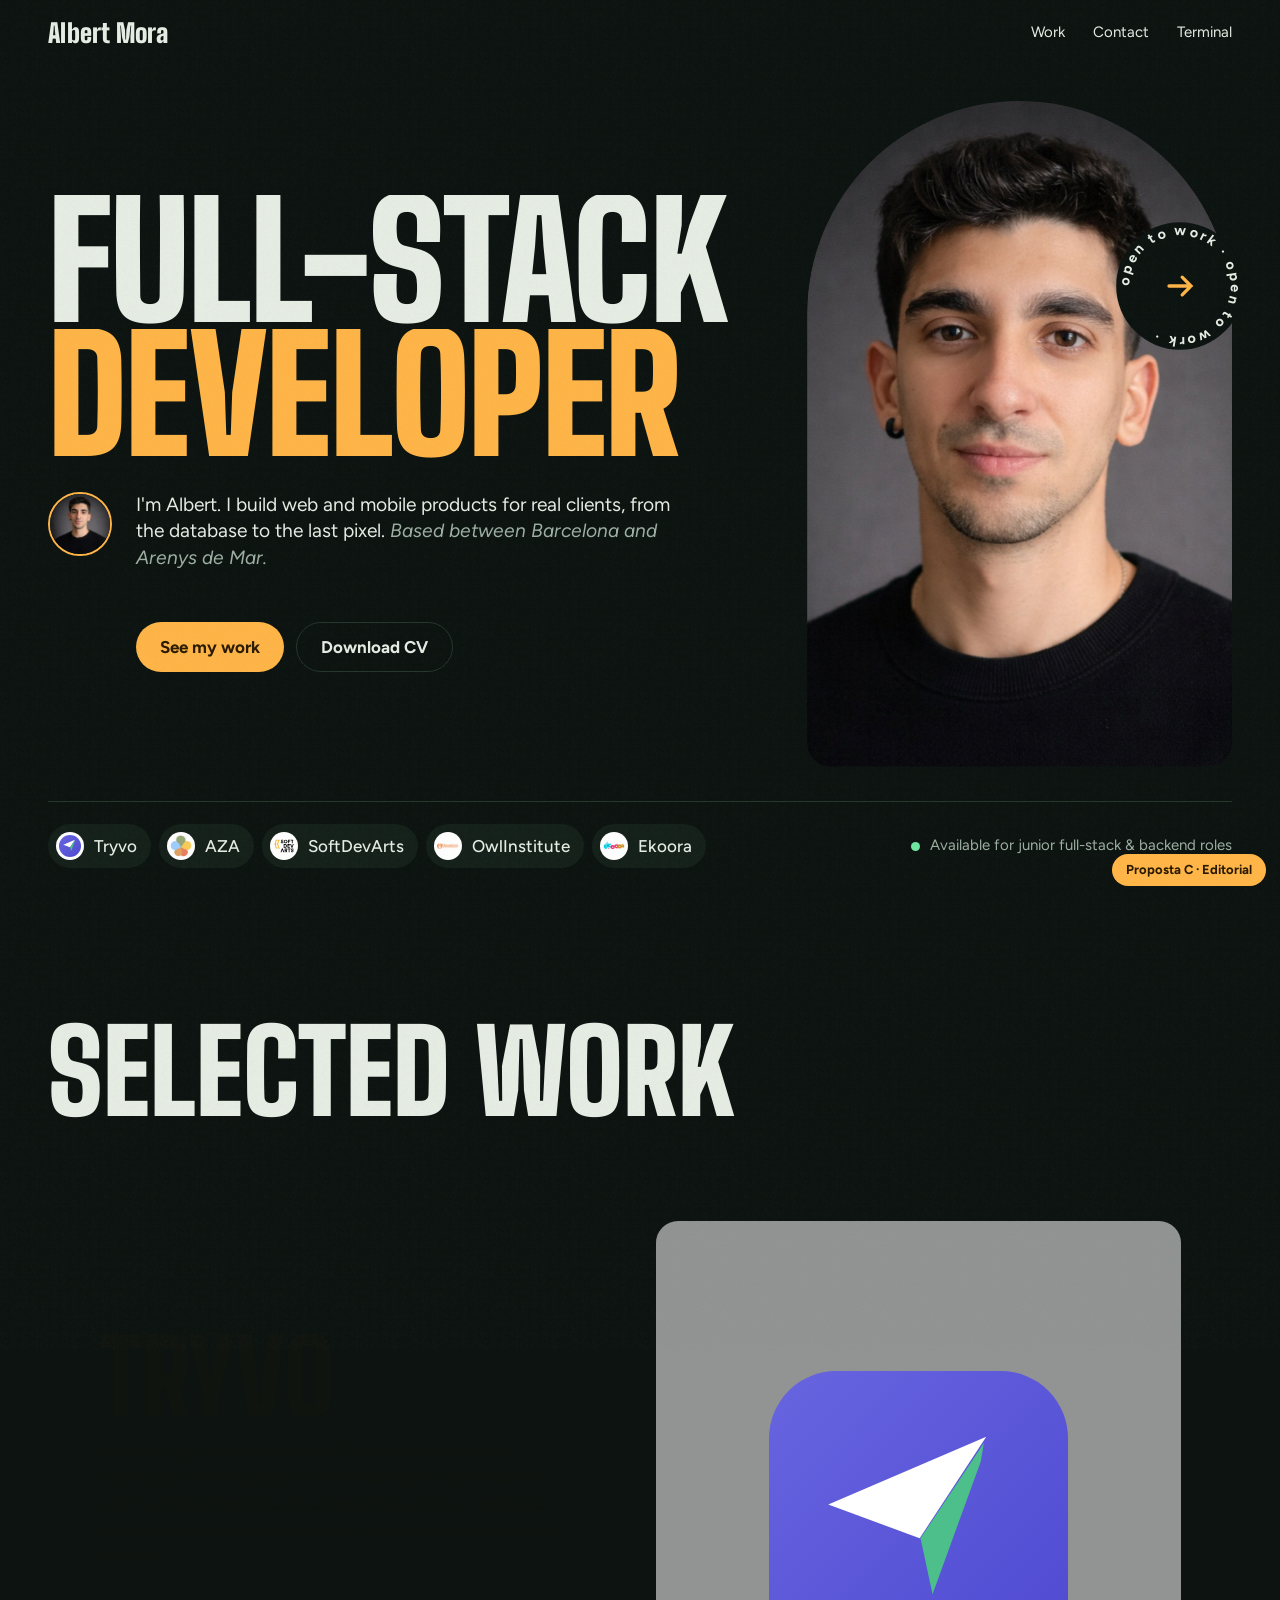
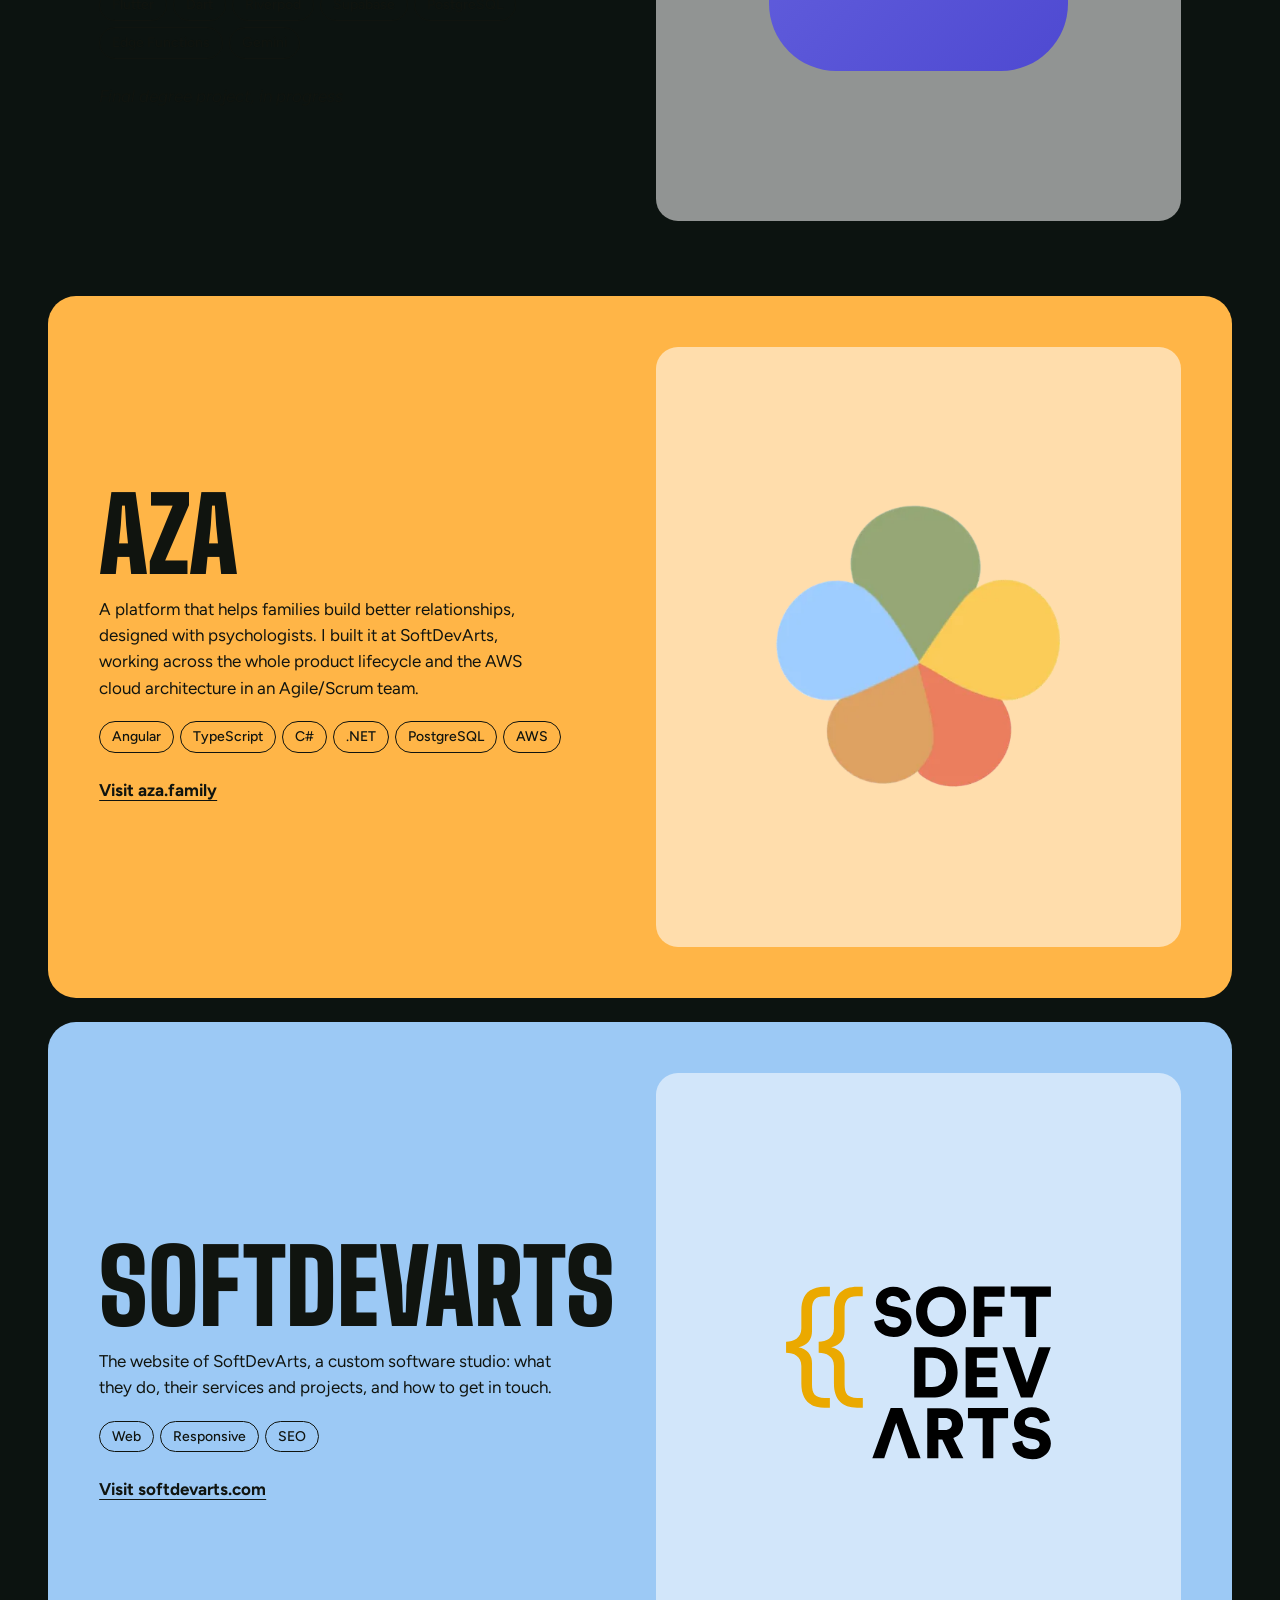
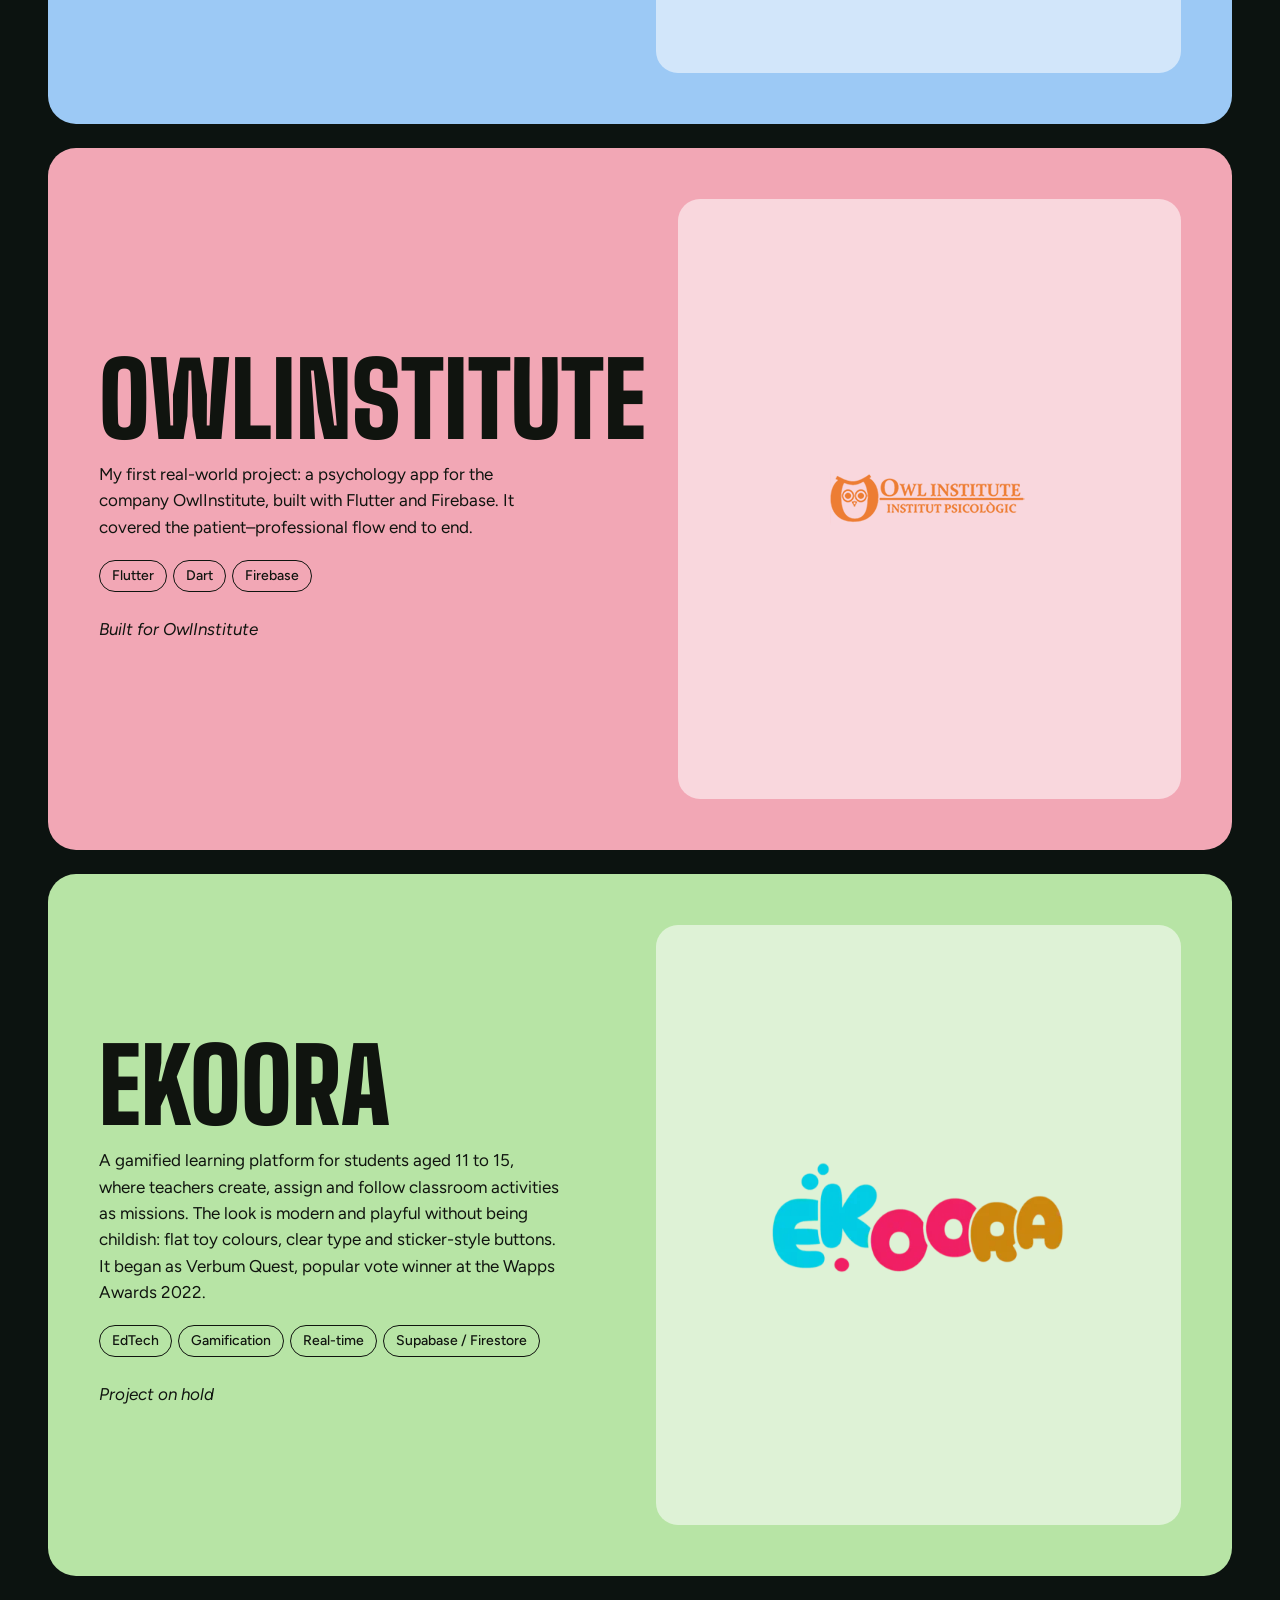
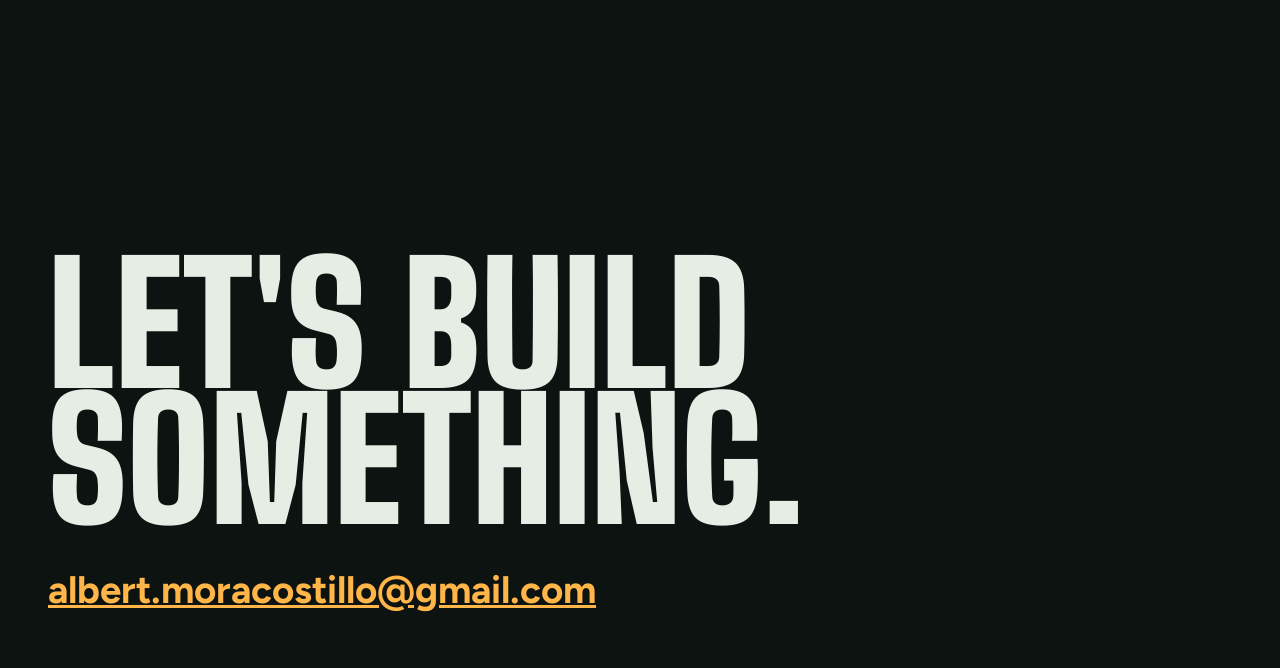
<file: proposals/c-editorial.html>
<!DOCTYPE html>
<html lang="en">
<head>
<meta charset="UTF-8" />
<meta name="viewport" content="width=device-width, initial-scale=1" />
<title>Proposta C · Editorial</title>
<link rel="preconnect" href="https://fonts.googleapis.com" />
<link rel="preconnect" href="https://fonts.gstatic.com" crossorigin />
<link href="https://fonts.googleapis.com/css2?family=Big+Shoulders+Display:wght@700;900&family=Figtree:ital,wght@0,400;0,500;0,700;1,400&display=swap" rel="stylesheet" />
<style>
  :root {
    --bg: #0C1310; --bg-2: #142019; --line: #26362D;
    --text: #E6EDE4; --dim: #9DB0A3; --amber: #FFB547; --rose: #F2A7B5; --sky: #9CC9F5;
    --fd: "Big Shoulders Display", Impact, sans-serif; --ft: "Figtree", system-ui, sans-serif;
    --ease: cubic-bezier(.16,1,.3,1);
  }
  * { box-sizing: border-box; margin: 0; padding: 0; }
  body { background: var(--bg); color: var(--text); font: 400 17px/1.55 var(--ft); -webkit-font-smoothing: antialiased; overflow-x: hidden; }
  a { color: inherit; } ul { list-style: none; }
  :focus-visible { outline: 2px solid var(--amber); outline-offset: 3px; }
  /* film grain */
  body::after { content: ""; position: fixed; inset: -50%; pointer-events: none; z-index: 50; opacity: .06;
    background-image: url("data:image/svg+xml,%3Csvg xmlns='http://www.w3.org/2000/svg' width='160' height='160'%3E%3Cfilter id='n'%3E%3CfeTurbulence baseFrequency='.9' numOctaves='2'/%3E%3C/filter%3E%3Crect width='100%25' height='100%25' filter='url(%23n)'/%3E%3C/svg%3E");
    animation: grain 1s steps(4) infinite; }
  @keyframes grain { 25% { transform: translate(-3%, 2%); } 50% { transform: translate(2%, -3%); } 75% { transform: translate(-1%, 3%); } }

  .nav { display: flex; justify-content: space-between; align-items: center; padding: 20px clamp(16px, 4vw, 48px); position: relative; z-index: 3; }
  .brand { font: 900 26px/1 var(--fd); letter-spacing: .01em; text-decoration: none; }
  .nav ul { display: flex; gap: 28px; font-size: 15px; }
  .nav ul a { text-decoration: none; position: relative; }
  .nav ul a::after { content: ""; position: absolute; left: 0; right: 0; bottom: -3px; height: 1.5px; background: var(--amber); transform: scaleX(0); transform-origin: right; transition: transform .5s var(--ease); }
  .nav ul a:hover::after { transform: scaleX(1); transform-origin: left; }

  .hero { position: relative; min-height: calc(100svh - 70px); display: grid; grid-template-columns: 1.25fr .75fr; grid-template-rows: 1fr auto; gap: 0 clamp(24px, 4vw, 64px); padding: 0 clamp(16px, 4vw, 48px) 28px; overflow: hidden; }
  .head { align-self: center; position: relative; z-index: 2; }
  h1 { font: 900 clamp(76px, 12.5vw, 220px)/.82 var(--fd); text-transform: uppercase; letter-spacing: -.01em; margin-bottom: 28px; }
  h1 .l { display: block; overflow: hidden; padding-bottom: .02em; }
  h1 .l span { display: inline-block; transform: translateY(110%); animation: up 1.3s var(--ease) forwards; }
  h1 .l:nth-child(2) span { animation-delay: .1s; color: var(--amber); }
  @keyframes up { to { transform: none; } }
  .intro { display: grid; grid-template-columns: auto 1fr; gap: 24px; align-items: start; max-width: 640px; opacity: 0; animation: fade 1.2s .7s forwards; }
  @keyframes fade { to { opacity: 1; } }
  .intro p { font-size: clamp(18px, 1.5vw, 22px); line-height: 1.4; }
  .intro p em { color: var(--dim); font-style: italic; }
  .avatar { width: 64px; height: 64px; border-radius: 50%; object-fit: cover; border: 2px solid var(--amber); }
  .cta { display: flex; gap: 12px; flex-wrap: wrap; margin-top: 26px; grid-column: 2; }
  .btn { display: inline-flex; align-items: center; min-height: 50px; padding: 0 24px; border-radius: 999px; font-weight: 700; text-decoration: none; position: relative; overflow: hidden; isolation: isolate; }
  .btn--main { background: var(--amber); color: #2A1A00; }
  .btn--main::before { content: ""; position: absolute; inset: 0; background: var(--text); z-index: -1; transform: translateY(101%); transition: transform .5s var(--ease); }
  .btn--main:hover::before { transform: none; }
  .btn--ghost { border: 1.5px solid var(--line); } .btn--ghost:hover { border-color: var(--text); }

  .frame { position: relative; align-self: center; height: min(74vh, 680px); border-radius: 220px 220px 24px 24px; overflow: hidden; clip-path: inset(100% 0 0 0 round 220px 220px 24px 24px); animation: reveal 1.6s .2s var(--ease) forwards; }
  @keyframes reveal { to { clip-path: inset(0 0 0 0 round 220px 220px 24px 24px); } }
  .frame img { width: 100%; height: 115%; object-fit: cover; object-position: 50% 20%; transform: scale(1.15); animation: settle 2.2s .2s var(--ease) forwards; will-change: transform; }
  @keyframes settle { to { transform: scale(1); } }
  .badge { position: absolute; right: -14px; top: 18%; width: 132px; height: 132px; z-index: 3; animation: spin 18s linear infinite; }
  @keyframes spin { to { transform: rotate(360deg); } }
  .badge text { font: 700 13px var(--ft); letter-spacing: .18em; fill: var(--text); }
  .frame-wrap { position: relative; align-self: center; }

  .strip { grid-column: 1 / -1; display: flex; justify-content: space-between; align-items: center; gap: 24px; padding-top: 22px; border-top: 1px solid var(--line); flex-wrap: wrap; opacity: 0; animation: fade 1s 1.1s forwards; }
  .strip ul { display: flex; gap: 8px; flex-wrap: wrap; }
  .strip li a { display: inline-flex; align-items: center; gap: 10px; padding: 8px 14px 8px 8px; border-radius: 999px; background: var(--bg-2); text-decoration: none; font-weight: 500; transition: background-color .3s, color .3s; }
  .strip li a:hover { background: var(--text); color: var(--bg); }
  .strip li img { width: 28px; height: 28px; border-radius: 50%; object-fit: contain; background: #fff; padding: 3px; }
  .avail { display: flex; align-items: center; gap: 10px; font-size: 15px; color: var(--dim); }
  .avail i { width: 9px; height: 9px; border-radius: 50%; background: #6EE7A0; }

  /* stacked chapters */
  .chapters { padding: clamp(80px, 10vw, 140px) clamp(16px, 4vw, 48px); }
  .chapters > h2 { font: 900 clamp(56px, 9vw, 150px)/.85 var(--fd); text-transform: uppercase; margin-bottom: 48px; }
  .ch { position: sticky; top: 24px; min-height: 78vh; border-radius: 28px; padding: clamp(24px, 4vw, 56px); margin-bottom: 24px; display: grid; grid-template-columns: 1fr 1fr; gap: 32px; align-items: center; color: #10140F; transform-origin: 50% 0; }
  .ch:nth-child(2) { top: 44px; } .ch:nth-child(3) { top: 64px; } .ch:nth-child(4) { top: 84px; }
  .ch h3 { font: 900 clamp(56px, 8vw, 132px)/.85 var(--fd); text-transform: uppercase; margin-bottom: 18px; }
  .ch p { font-size: clamp(17px, 1.3vw, 20px); max-width: 42ch; margin-bottom: 20px; }
  .ch .tags { display: flex; gap: 6px; flex-wrap: wrap; margin-bottom: 24px; }
  .ch .tags span { border: 1.5px solid currentColor; border-radius: 999px; padding: 4px 12px; font-size: 14px; font-weight: 500; }
  .ch .logo { background: rgba(255,255,255,.55); border-radius: 22px; height: 100%; min-height: 280px; display: grid; place-items: center; }
  .ch .logo img { max-width: 60%; max-height: 50%; object-fit: contain; transition: transform .8s var(--ease); }
  .ch:hover .logo img { transform: scale(1.06) rotate(-2deg); }
  .ch .go { font-weight: 700; text-decoration: underline; text-underline-offset: 4px; }

  .contact { padding: clamp(80px, 10vw, 140px) clamp(16px, 4vw, 48px) 48px; }
  .contact h2 { font: 900 clamp(64px, 13vw, 230px)/.82 var(--fd); text-transform: uppercase; margin-bottom: 32px; }
  .contact a.mail { font-size: clamp(22px, 3vw, 40px); font-weight: 700; color: var(--amber); }

  .tag-proposal { position: fixed; bottom: 14px; right: 14px; background: var(--amber); color: #2A1A00; padding: 6px 14px; border-radius: 999px; font-size: 13px; font-weight: 700; z-index: 60; }

  @media (max-width: 900px) {
    .nav ul { display: none; }
    .hero { grid-template-columns: 1fr; grid-template-rows: auto auto auto; }
    .frame-wrap { order: -1; margin: 8px 0 24px; } .frame { height: 46vh; }
    .badge { width: 104px; height: 104px; right: 0; top: auto; bottom: -20px; }
    .ch { grid-template-columns: 1fr; } .ch .logo { min-height: 180px; }
  }
  @media (prefers-reduced-motion: reduce) { *, body::after { animation: none !important; } h1 .l span, .frame img { transform: none; } .frame { clip-path: none; } .intro, .strip { opacity: 1; } }
</style>
</head>
<body>
  <header class="nav"><a class="brand" href="#">Albert Mora</a>
    <ul><li><a href="#work">Work</a></li><li><a href="#contact">Contact</a></li><li><a href="../index.html#terminal">Terminal</a></li></ul></header>

  <main>
    <section class="hero">
      <div class="head">
        <h1><span class="l"><span>Full-stack</span></span><span class="l"><span>developer</span></span></h1>
        <div class="intro">
          <img class="avatar" src="../assets/AlbertImage.jpg" alt="" />
          <p>I'm Albert. I build web and mobile products for real clients, from the database to the last pixel. <em>Based between Barcelona and Arenys de Mar.</em></p>
          <div class="cta"><a class="btn btn--main" href="#work">See my work</a><a class="btn btn--ghost" href="../assets/CvAlbertMoraEng.pdf" download>Download CV</a></div>
        </div>
      </div>
      <div class="frame-wrap">
        <div class="frame"><img id="portrait" src="../assets/AlbertImage.jpg" alt="Albert Mora" /></div>
        <svg class="badge" viewBox="0 0 120 120" aria-hidden="true"><defs><path id="c" d="M60 60m-46 0a46 46 0 1 1 92 0a46 46 0 1 1-92 0"/></defs><circle cx="60" cy="60" r="58" fill="#0C1310"/><text><textPath href="#c">open to work · open to work · </textPath></text><path d="M50 60h20M62 52l8 8-8 8" stroke="#FFB547" stroke-width="3" fill="none" stroke-linecap="round"/></svg>
      </div>
      <div class="strip">
        <ul id="strip"></ul>
        <span class="avail"><i></i>Available for junior full-stack &amp; backend roles</span>
      </div>
    </section>

    <section class="chapters" id="work">
      <h2>Selected work</h2>
      <div id="chs"></div>
    </section>

    <section class="contact" id="contact">
      <h2>Let's build<br />something.</h2>
      <a class="mail" href="mailto:albert.moracostillo@gmail.com">albert.moracostillo@gmail.com</a>
    </section>
  </main>
  <span class="tag-proposal">Proposta C · Editorial</span>

<script src="../i18n.js"></script>
<script>
  const D = window.DATA;
  const BG = { aza: "#FFB547", softdev: "#9CC9F5", owl: "#F2A7B5", ekoora: "#B7E4A5" };
  document.getElementById("strip").innerHTML = D.projects.map((p) => `<li><a href="#p-${p.id}"><img src="../${p.logo}" alt="">${p.name}</a></li>`).join("");
  const chs = document.getElementById("chs");
  chs.innerHTML = D.projects.map((p) =>
    `<article class="ch" id="p-${p.id}" style="background:${BG[p.id]}"><div><h3>${p.name}</h3><p>${p.desc}</p><div class="tags">${p.tags.map((t) => `<span>${t}</span>`).join("")}</div>${p.url ? `<a class="go" href="${p.url}" target="_blank" rel="noopener">Visit ${p.url.replace(/^https?:\/\/(www\.)?/, "").replace(/\/$/, "")}</a>` : `<em>${p.linkLabel}</em>`}</div><div class="logo"><img src="../${p.logo}" alt="${p.name} logo" loading="lazy"></div></article>`).join("");
  chs.style.display = "block";

  // scroll: portrait parallax, stacked cards shrink as the next one covers them
  const reduced = matchMedia("(prefers-reduced-motion: reduce)").matches;
  const portrait = document.getElementById("portrait");
  const cards = [...document.querySelectorAll(".ch")];
  function onScroll() {
    if (reduced) return;
    const y = scrollY;
    if (y < innerHeight * 1.2) portrait.style.translate = `0 ${y * -0.12}px`;
    cards.forEach((c, i) => {
      const next = cards[i + 1]; if (!next) return;
      const d = next.getBoundingClientRect().top - c.getBoundingClientRect().top;
      const k = Math.max(0, Math.min(1, 1 - d / c.offsetHeight));
      c.style.transform = `scale(${1 - k * 0.06})`; c.style.filter = `brightness(${1 - k * 0.35})`;
    });
  }
  addEventListener("scroll", onScroll, { passive: true }); onScroll();
</script>
</body>
</html>
</file>
<file: styles.css>
/* ===== Variables i tema ===== */
:root {
  --bg: #ffffff;
  --bg-alt: #f4f5f7;
  --text: #1a1a2e;
  --text-soft: #555;
  --primary: #5b6cff;
  --primary-hover: #4453e0;
  --card: #ffffff;
  --border: #e4e6ef;
  --shadow: 0 8px 30px rgba(0, 0, 0, 0.06);
}

[data-theme="dark"] {
  --bg: #0e0e16;
  --bg-alt: #15151f;
  --text: #f1f1f5;
  --text-soft: #a0a0b0;
  --primary: #7c8aff;
  --primary-hover: #9aa5ff;
  --card: #181826;
  --border: #2a2a3a;
  --shadow: 0 8px 30px rgba(0, 0, 0, 0.4);
}

/* ===== Reset ===== */
* { margin: 0; padding: 0; box-sizing: border-box; }

html { scroll-behavior: smooth; }

body {
  font-family: "Inter", system-ui, sans-serif;
  background: var(--bg);
  color: var(--text);
  line-height: 1.6;
  transition: background 0.3s, color 0.3s;
}

a { color: inherit; text-decoration: none; }

/* ===== Navegació ===== */
.nav {
  position: sticky;
  top: 0;
  z-index: 100;
  display: flex;
  align-items: center;
  justify-content: space-between;
  padding: 1rem 2rem;
  background: color-mix(in srgb, var(--bg) 85%, transparent);
  backdrop-filter: blur(10px);
  border-bottom: 1px solid var(--border);
}

.nav__logo {
  font-weight: 800;
  font-size: 1.4rem;
  color: var(--primary);
}

.nav__menu {
  display: flex;
  align-items: center;
  gap: 1.8rem;
}

.nav__menu a {
  font-weight: 500;
  color: var(--text-soft);
  transition: color 0.2s;
}

.nav__menu a:hover { color: var(--primary); }

.theme-toggle {
  background: none;
  border: none;
  font-size: 1.2rem;
  cursor: pointer;
}

.nav__toggle {
  display: none;
  flex-direction: column;
  gap: 5px;
  background: none;
  border: none;
  cursor: pointer;
}

.nav__toggle span {
  width: 26px;
  height: 3px;
  background: var(--text);
  border-radius: 3px;
  transition: 0.3s;
}

/* ===== Hero ===== */
.hero {
  min-height: 88vh;
  display: flex;
  flex-direction: column;
  justify-content: center;
  align-items: center;
  text-align: center;
  padding: 2rem;
  background: radial-gradient(circle at 50% 30%, color-mix(in srgb, var(--primary) 12%, transparent), transparent 60%);
}

.hero__greeting { color: var(--primary); font-weight: 600; font-size: 1.1rem; }

.hero__name {
  font-size: clamp(2.4rem, 7vw, 4.5rem);
  font-weight: 800;
  margin: 0.3rem 0;
  letter-spacing: -1px;
}

.hero__role {
  font-size: clamp(1.2rem, 3vw, 1.8rem);
  color: var(--text-soft);
  font-weight: 600;
}

.hero__intro {
  max-width: 540px;
  margin: 1.5rem auto;
  color: var(--text-soft);
}

.hero__actions { display: flex; gap: 1rem; flex-wrap: wrap; justify-content: center; }

/* ===== Botons ===== */
.btn {
  display: inline-block;
  padding: 0.75rem 1.6rem;
  border-radius: 10px;
  font-weight: 600;
  transition: transform 0.2s, background 0.2s, box-shadow 0.2s;
}

.btn:hover { transform: translateY(-2px); }

.btn--primary {
  background: var(--primary);
  color: #fff;
  box-shadow: 0 6px 20px color-mix(in srgb, var(--primary) 40%, transparent);
}

.btn--primary:hover { background: var(--primary-hover); }

.btn--ghost {
  border: 1px solid var(--border);
  background: var(--card);
}

/* ===== Seccions ===== */
.section {
  max-width: 960px;
  margin: 0 auto;
  padding: 5rem 2rem;
}

.section__title {
  font-size: 2rem;
  font-weight: 800;
  margin-bottom: 2.5rem;
  text-align: center;
  position: relative;
}

.section__title::after {
  content: "";
  display: block;
  width: 56px;
  height: 4px;
  background: var(--primary);
  border-radius: 4px;
  margin: 0.6rem auto 0;
}

/* ===== Sobre mi ===== */
.about {
  display: grid;
  grid-template-columns: 1.6fr 1fr;
  gap: 2.5rem;
  align-items: start;
}

.about__text p { margin-bottom: 1rem; color: var(--text-soft); }

.about__skills h3 { margin-bottom: 1rem; }

.skills { list-style: none; display: flex; flex-wrap: wrap; gap: 0.6rem; }

.skills li {
  background: var(--bg-alt);
  border: 1px solid var(--border);
  padding: 0.4rem 0.9rem;
  border-radius: 8px;
  font-size: 0.9rem;
  font-weight: 500;
}

/* ===== Projectes ===== */
.projects {
  display: grid;
  grid-template-columns: repeat(auto-fit, minmax(260px, 1fr));
  gap: 1.5rem;
}

.card {
  background: var(--card);
  border: 1px solid var(--border);
  border-radius: 14px;
  padding: 1.6rem;
  box-shadow: var(--shadow);
  transition: transform 0.25s, box-shadow 0.25s;
  display: flex;
  flex-direction: column;
}

.card:hover { transform: translateY(-5px); }

.card__title { font-size: 1.2rem; margin-bottom: 0.6rem; }

.card__desc { color: var(--text-soft); font-size: 0.95rem; flex-grow: 1; }

.card__tags { list-style: none; display: flex; flex-wrap: wrap; gap: 0.4rem; margin: 1rem 0; }

.card__tags li {
  font-size: 0.78rem;
  color: var(--primary);
  background: color-mix(in srgb, var(--primary) 12%, transparent);
  padding: 0.2rem 0.6rem;
  border-radius: 6px;
  font-weight: 600;
}

.card__links { display: flex; gap: 1.2rem; }

.card__links a { color: var(--primary); font-weight: 600; font-size: 0.9rem; }

.card__links a:hover { text-decoration: underline; }

/* ===== Contacte ===== */
.section--contact { text-align: center; }

.section--contact p { color: var(--text-soft); margin-bottom: 1.8rem; }

.contact__links { display: flex; gap: 1rem; justify-content: center; flex-wrap: wrap; }

/* ===== Footer ===== */
.footer {
  text-align: center;
  padding: 2rem;
  color: var(--text-soft);
  font-size: 0.9rem;
  border-top: 1px solid var(--border);
}

/* ===== Responsiu ===== */
@media (max-width: 720px) {
  .nav__toggle { display: flex; }

  .nav__menu {
    position: absolute;
    top: 100%;
    right: 0;
    left: 0;
    flex-direction: column;
    gap: 1.2rem;
    padding: 1.5rem 2rem;
    background: var(--bg);
    border-bottom: 1px solid var(--border);
    transform: translateY(-150%);
    transition: transform 0.3s;
  }

  .nav__menu.open { transform: translateY(0); }

  .about { grid-template-columns: 1fr; }
}
</file>
